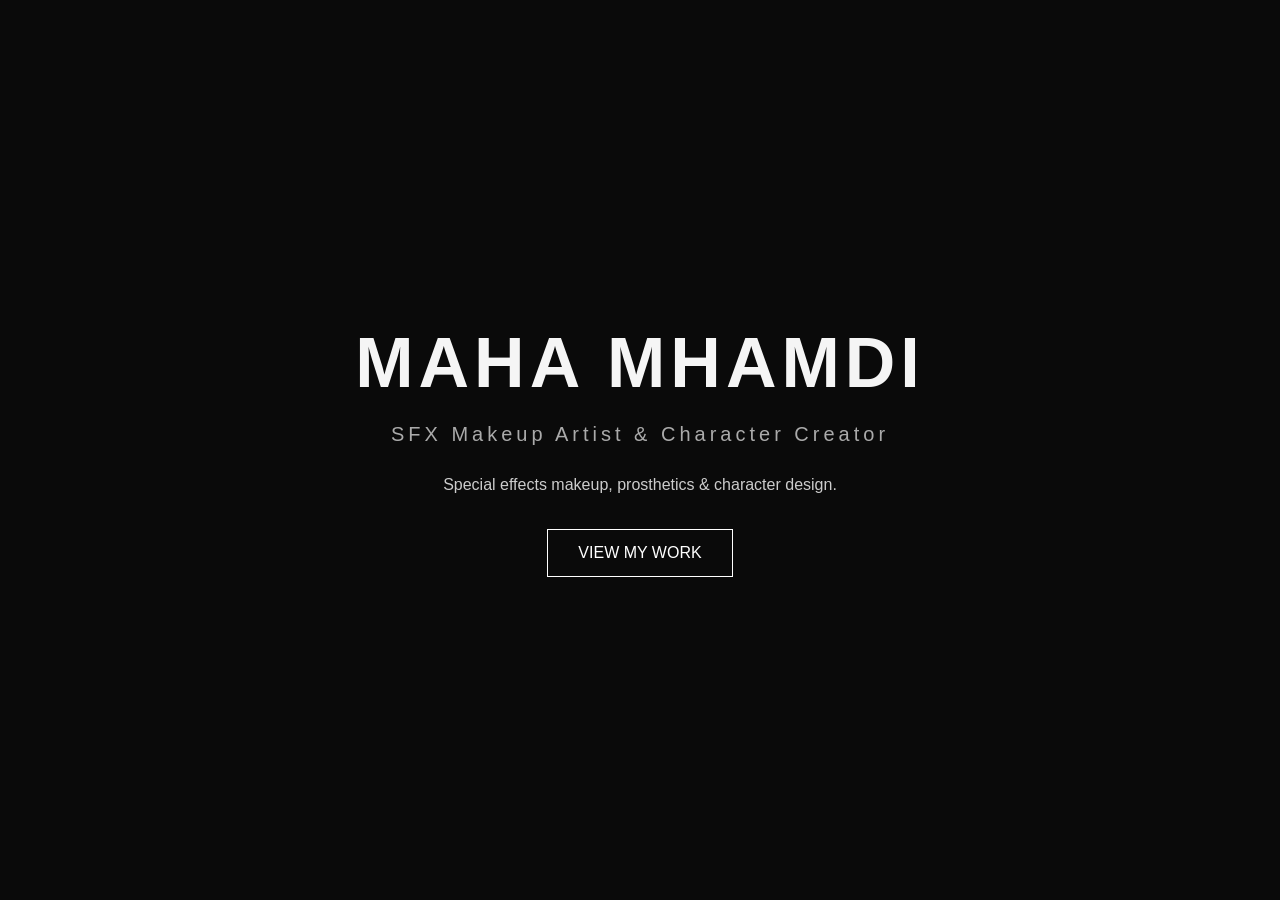
<file: INDEX.HTML>
<!DOCTYPE html>
<html lang="en">
<head>
  <meta charset="UTF-8">
  <meta name="viewport" content="width=device-width, initial-scale=1.0">
  <title>Maha Mhamdi | SFX Makeup Artist</title>

  <style>
    * {
      margin: 0;
      padding: 0;
      box-sizing: border-box;
    }

    body {
      background: #0a0a0a;
      color: #f5f5f5;
      font-family: Arial, sans-serif;
    }

    header {
      min-height: 100vh;
      display: flex;
      align-items: center;
      justify-content: center;
      text-align: center;
      padding: 40px 20px;
    }

    h1 {
      font-size: 70px;
      letter-spacing: 5px;
      text-transform: uppercase;
    }

    .subtitle {
      margin-top: 20px;
      font-size: 20px;
      letter-spacing: 4px;
      color: #aaa;
    }

    .intro {
      margin-top: 30px;
      color: #ccc;
      font-size: 16px;
    }

    .button {
      display: inline-block;
      margin-top: 35px;
      padding: 14px 30px;
      border: 1px solid #fff;
      color: #fff;
      text-decoration: none;
      transition: 0.3s;
    }

    .button:hover {
      background: #fff;
      color: #000;
    }
  </style>
</head>

<body>

  <header>
    <div>
      <h1>Maha Mhamdi</h1>

      <p class="subtitle">SFX Makeup Artist & Character Creator</p>

      <p class="intro">
        Special effects makeup, prosthetics & character design.
      </p>

      <a href="#portfolio" class="button">VIEW MY WORK</a>
    </div>
  </header>

</body>
</html>
</file>
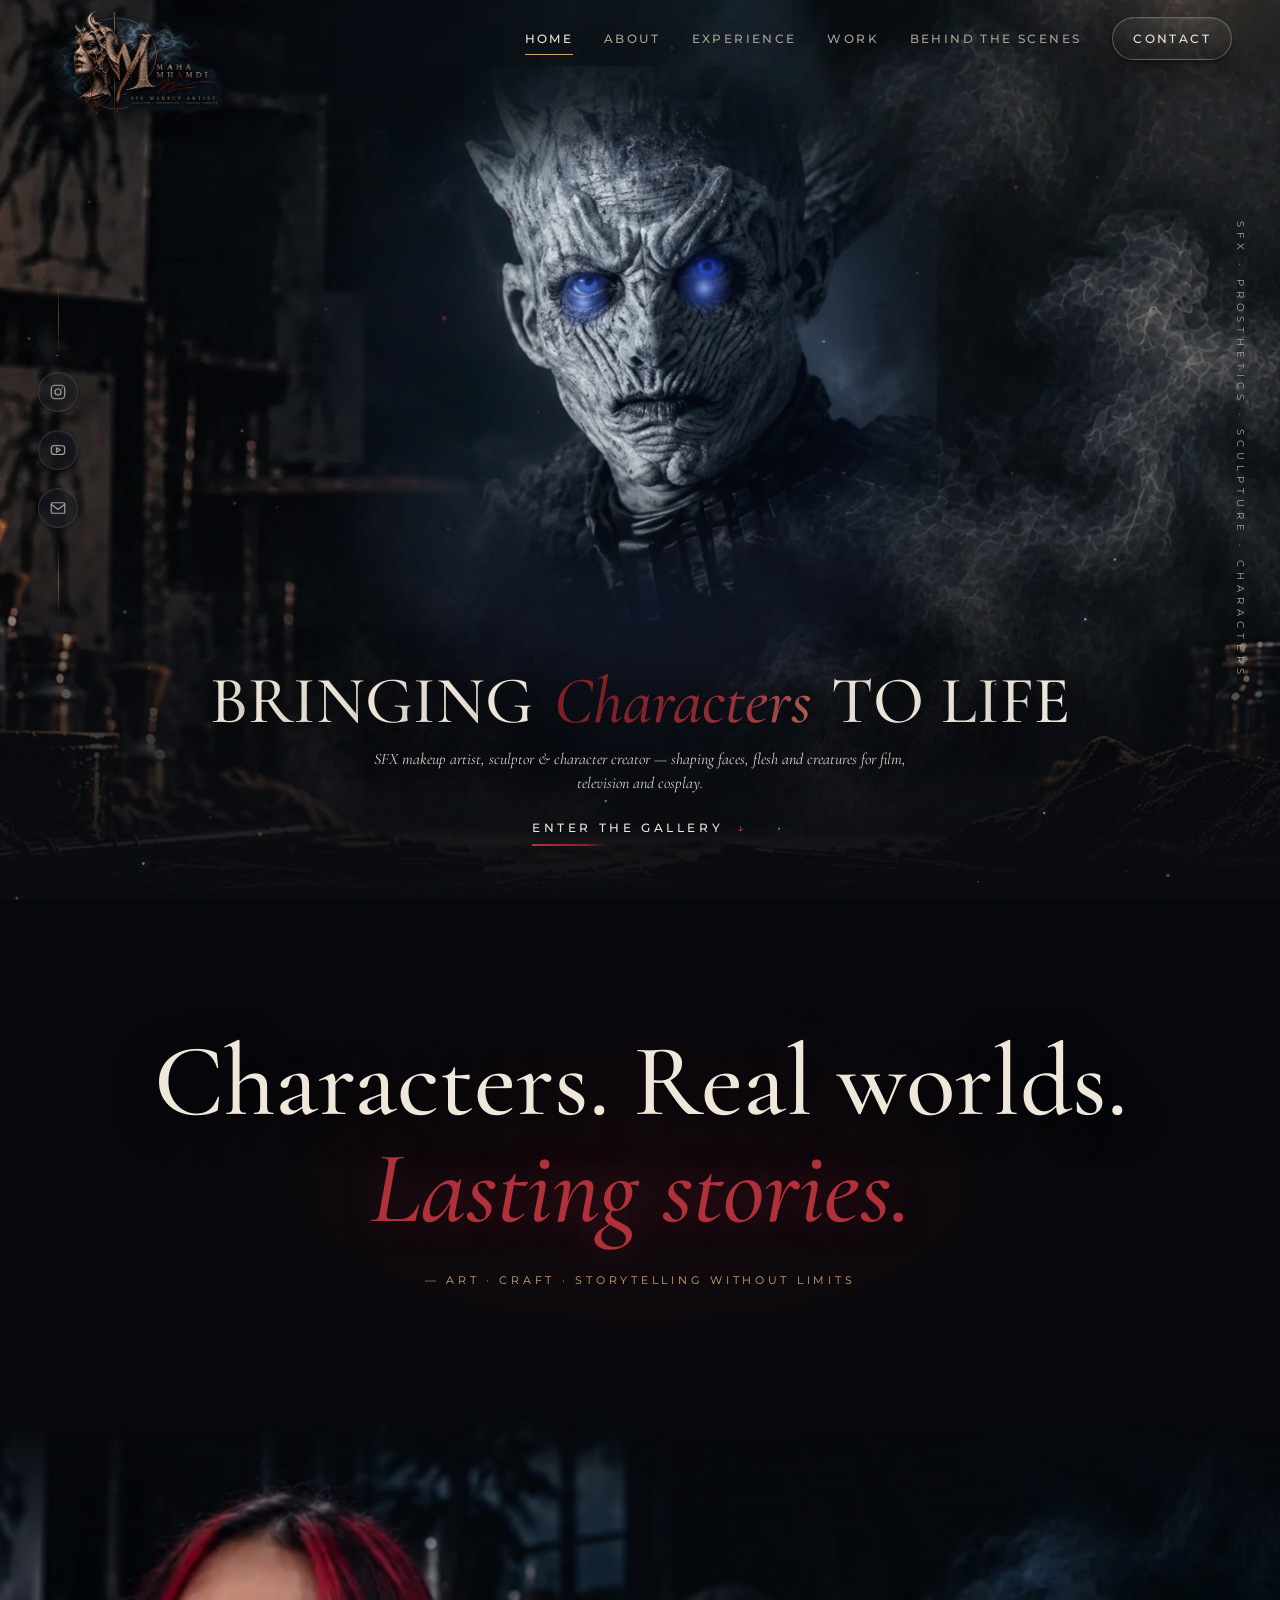
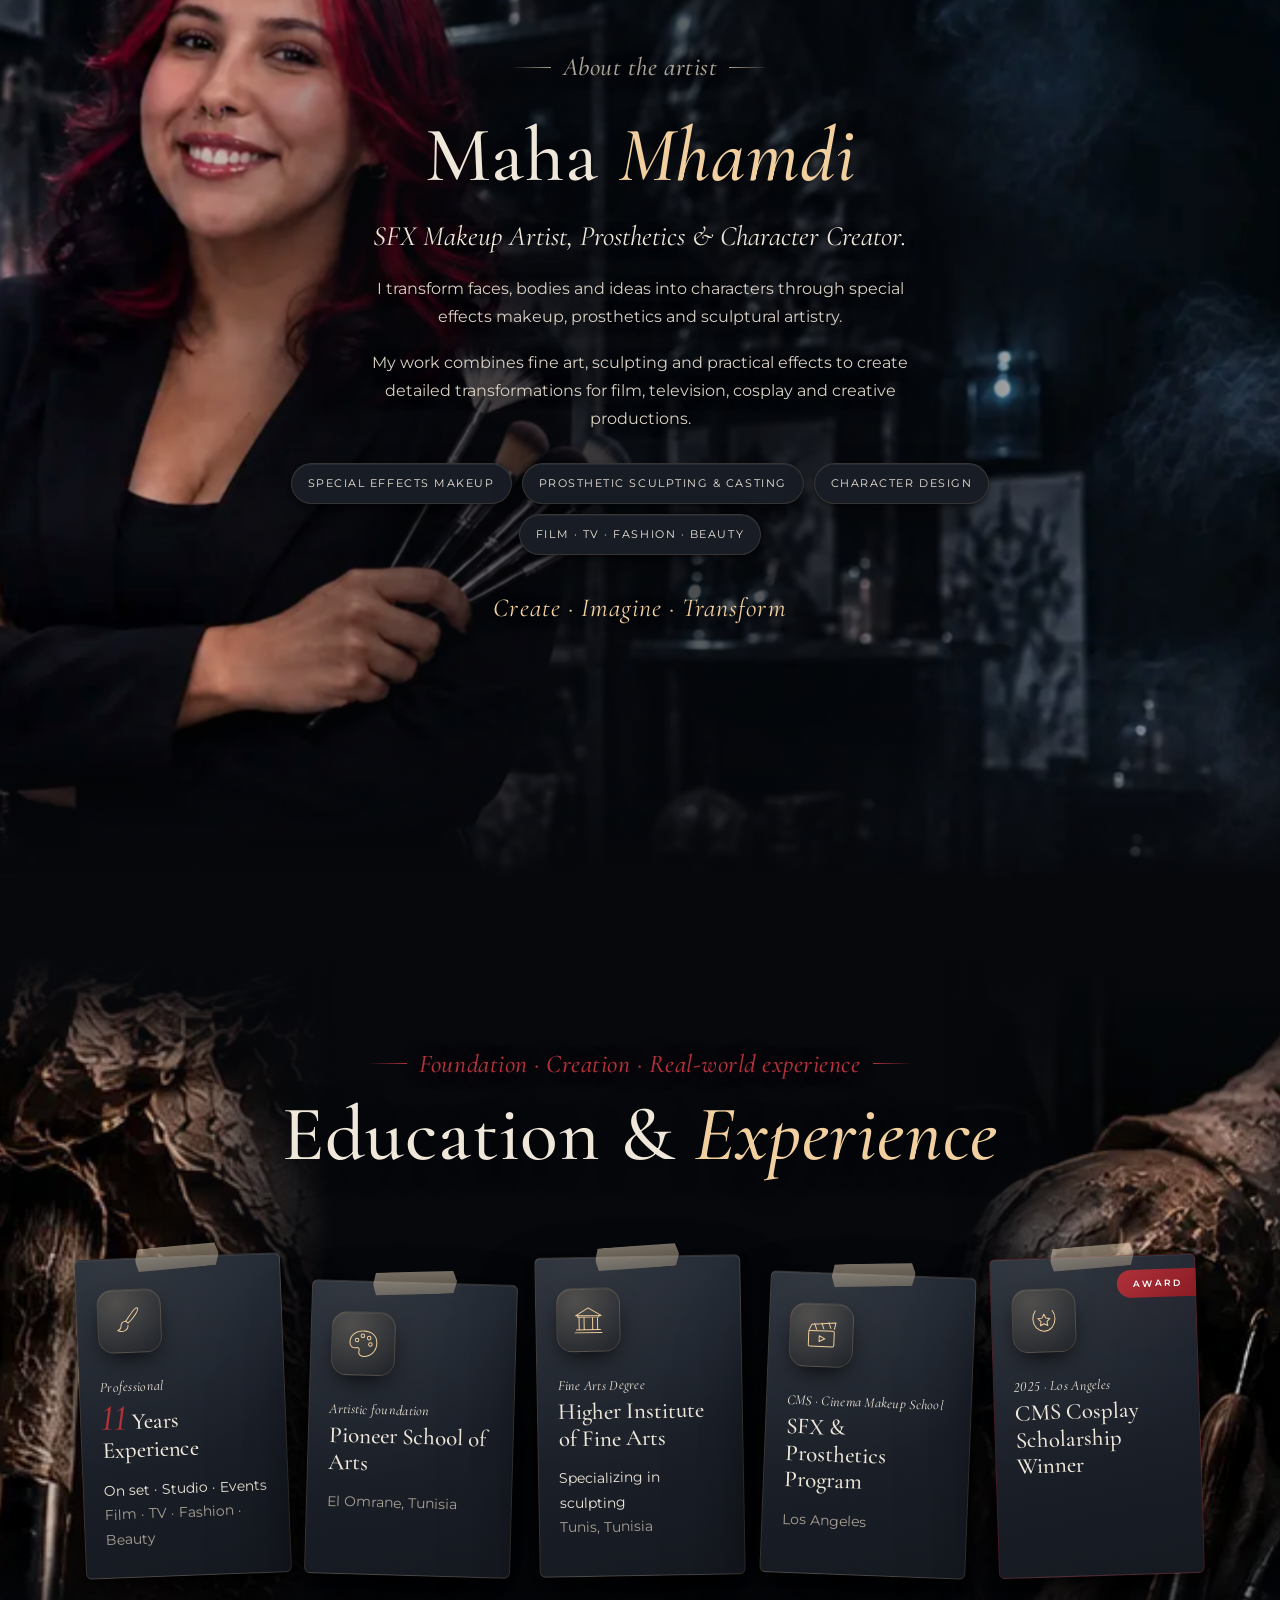
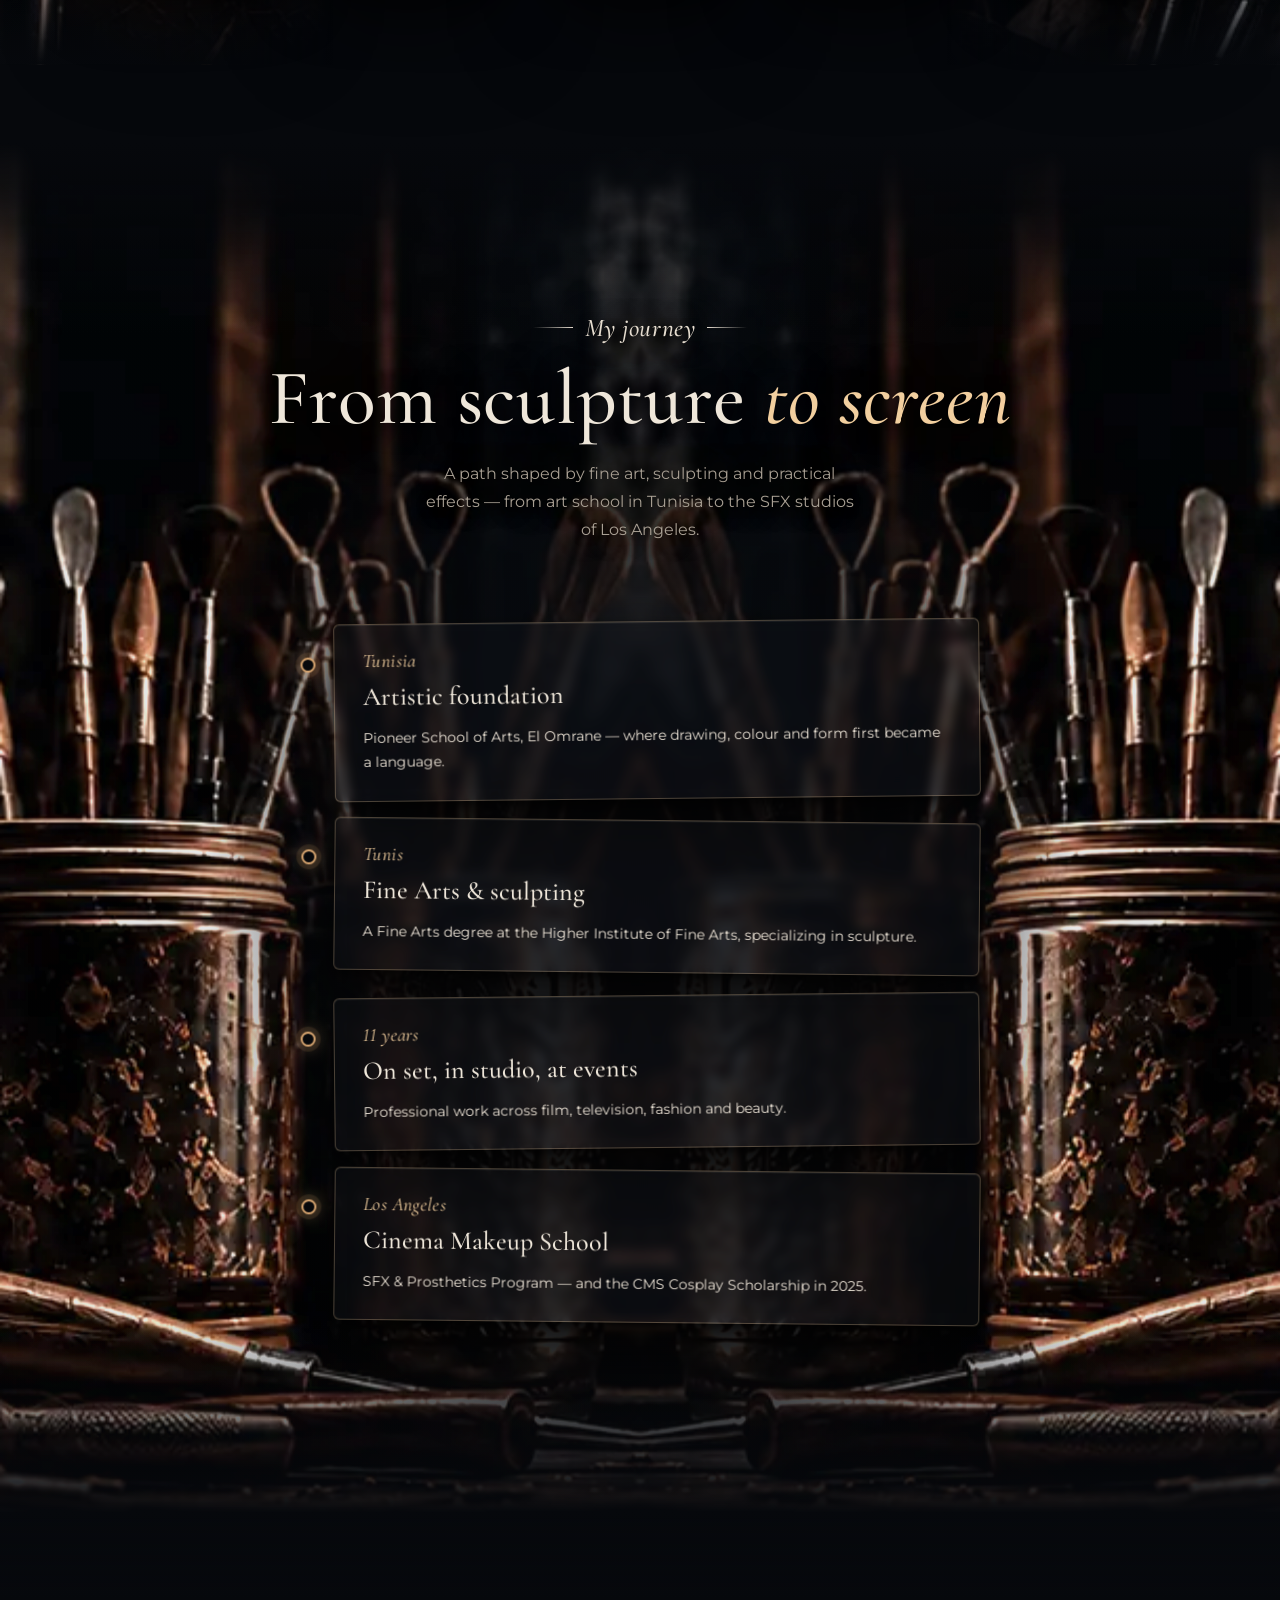
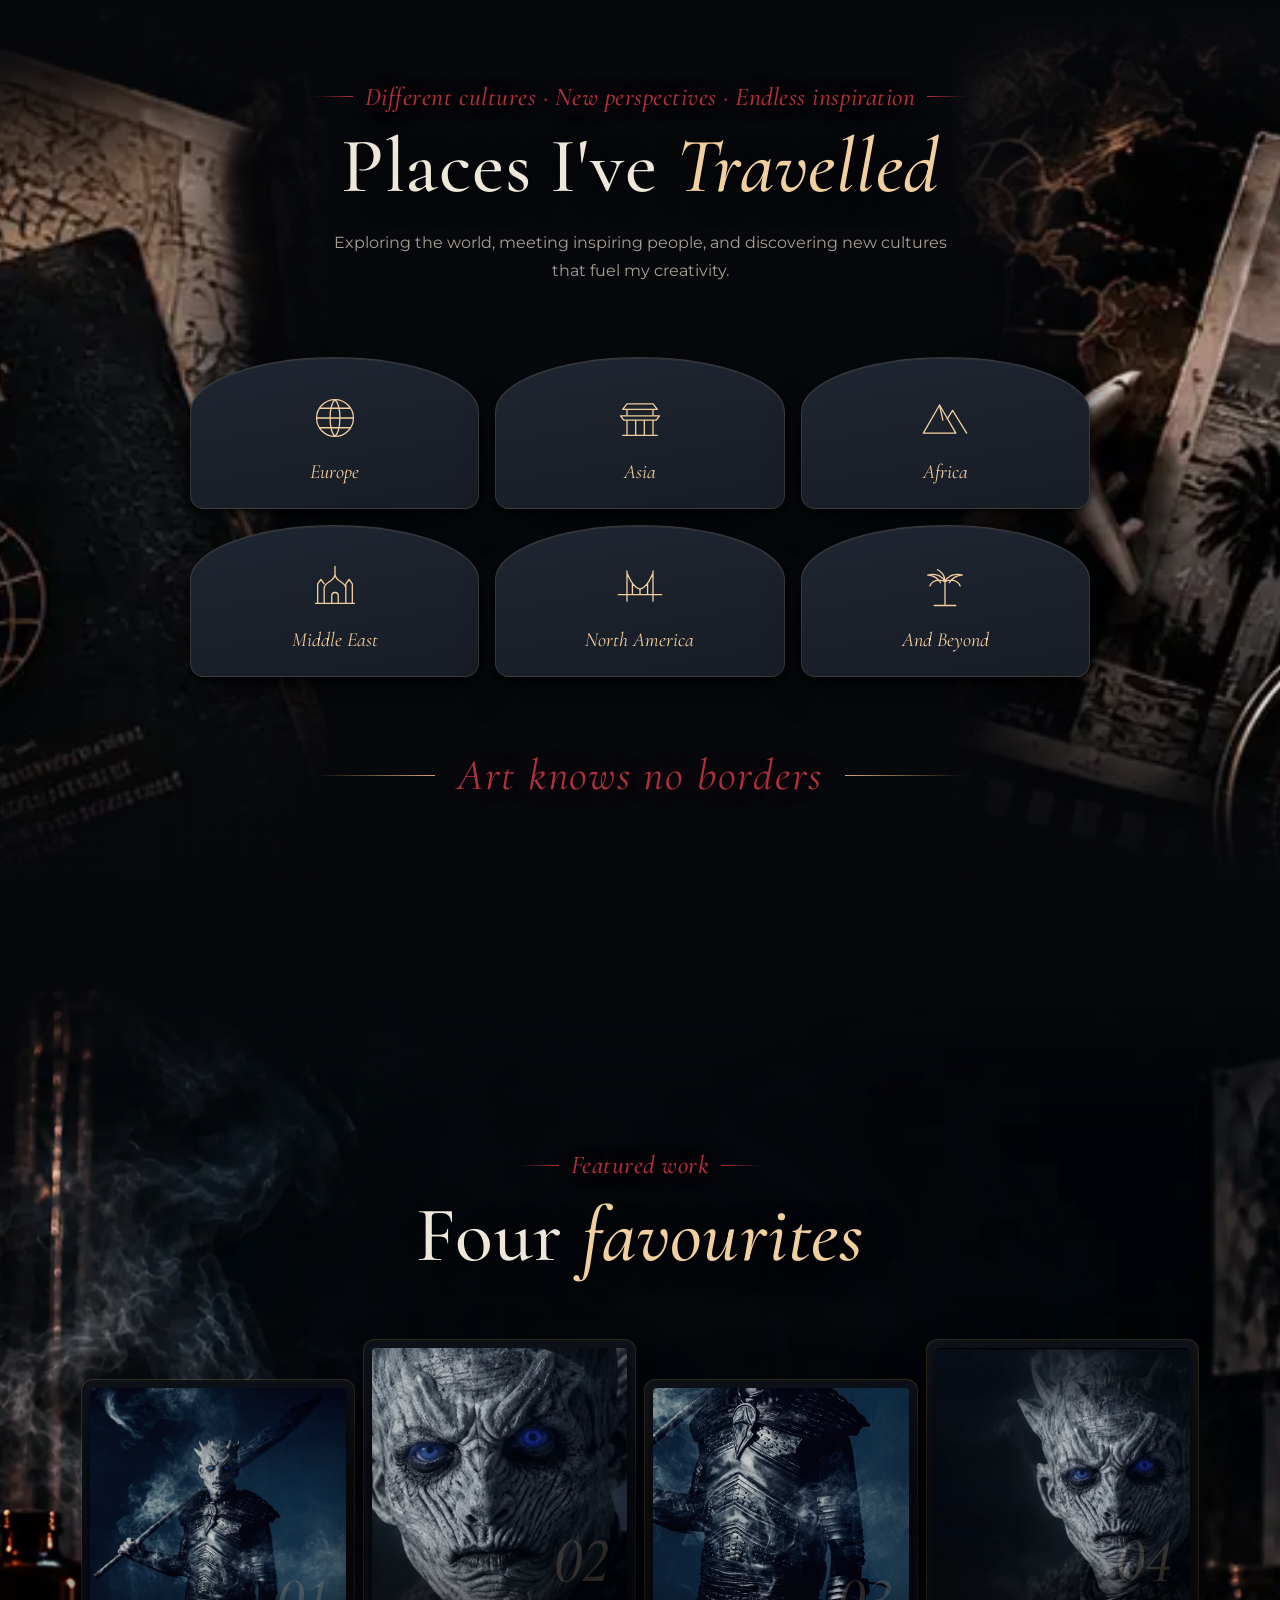
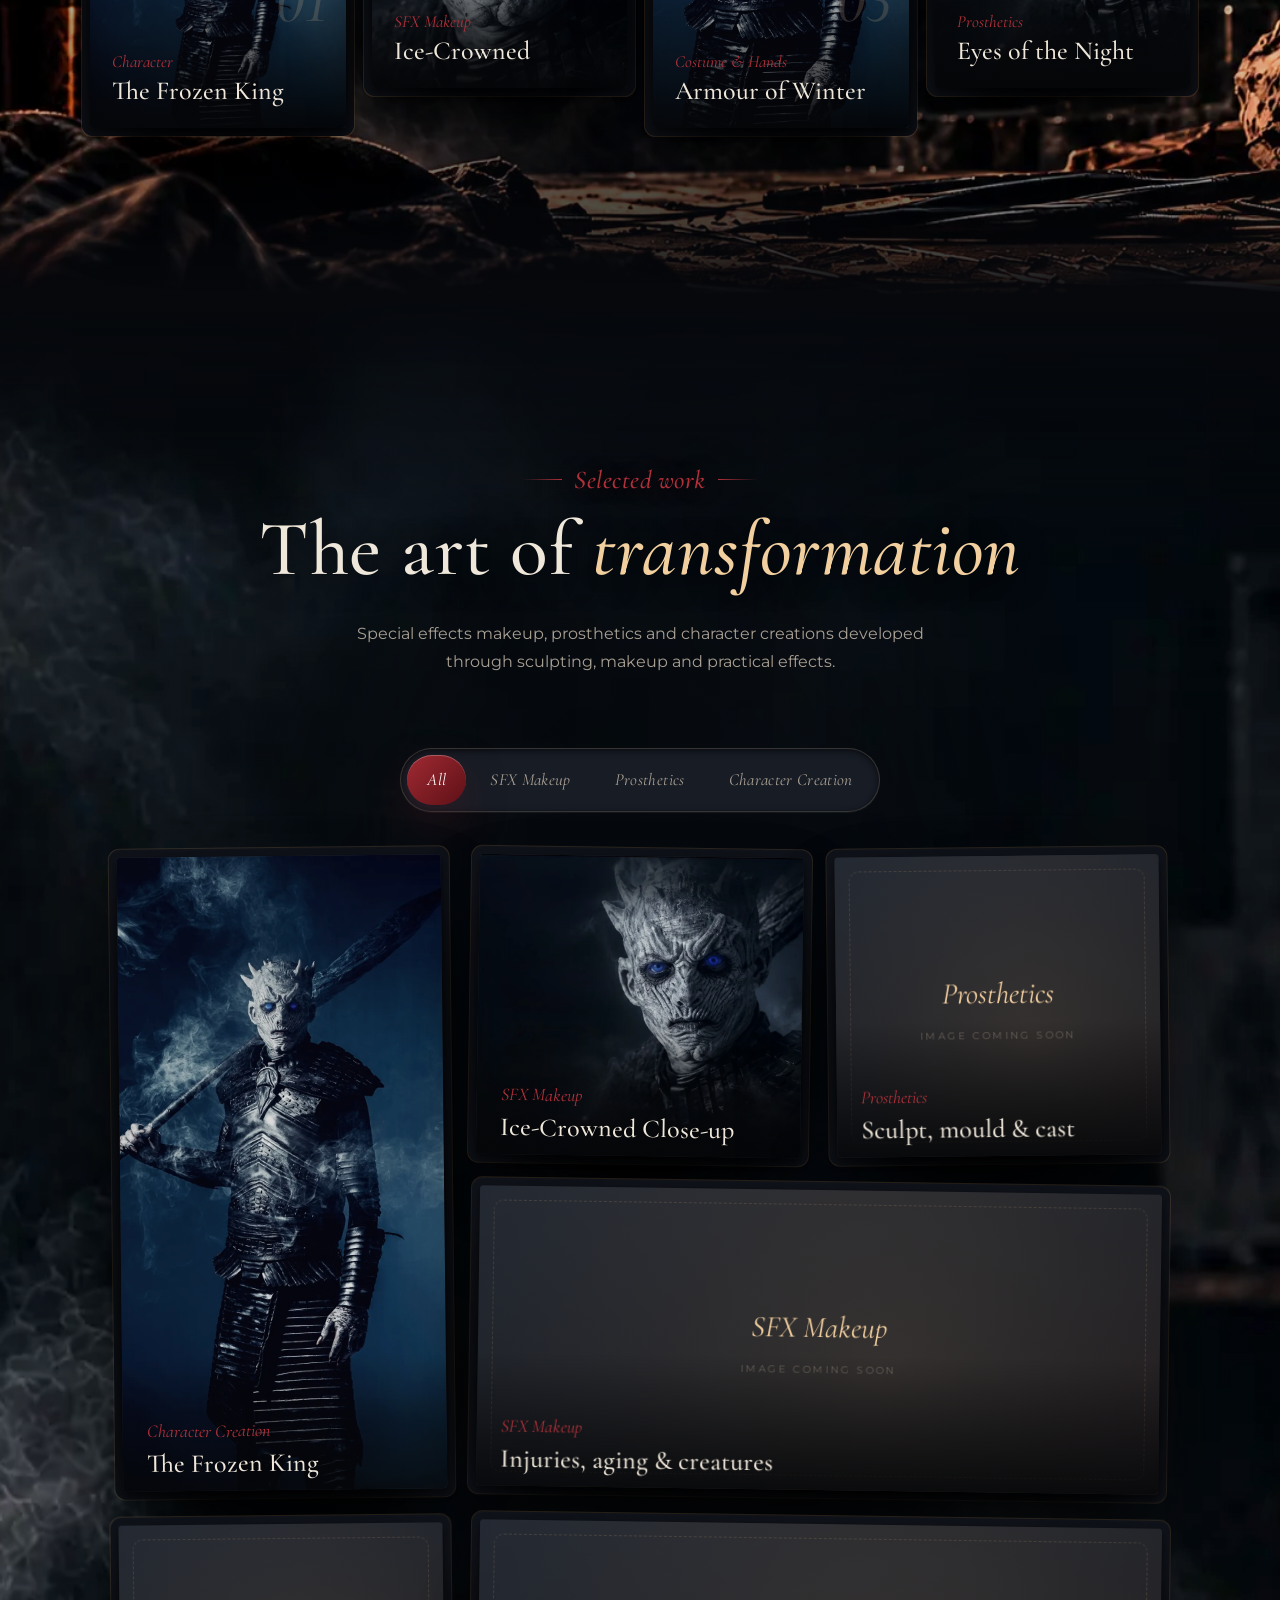
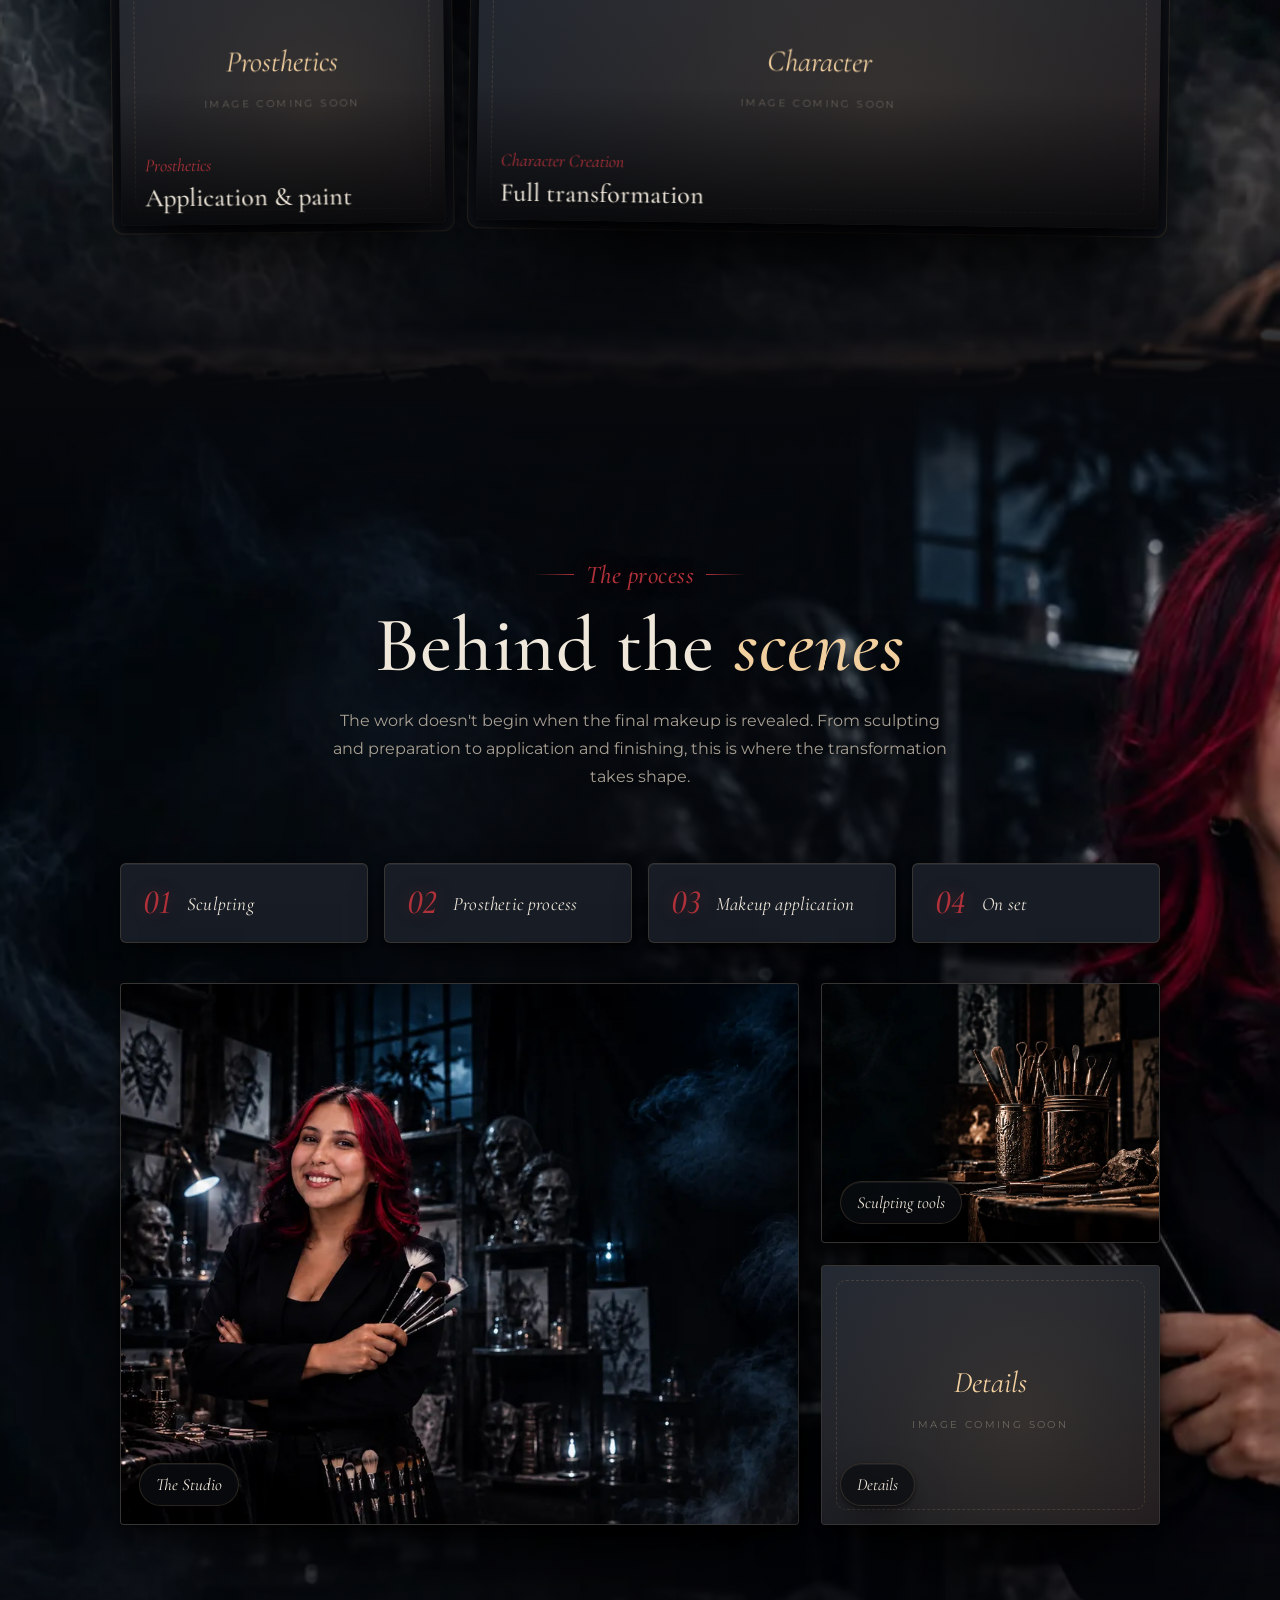
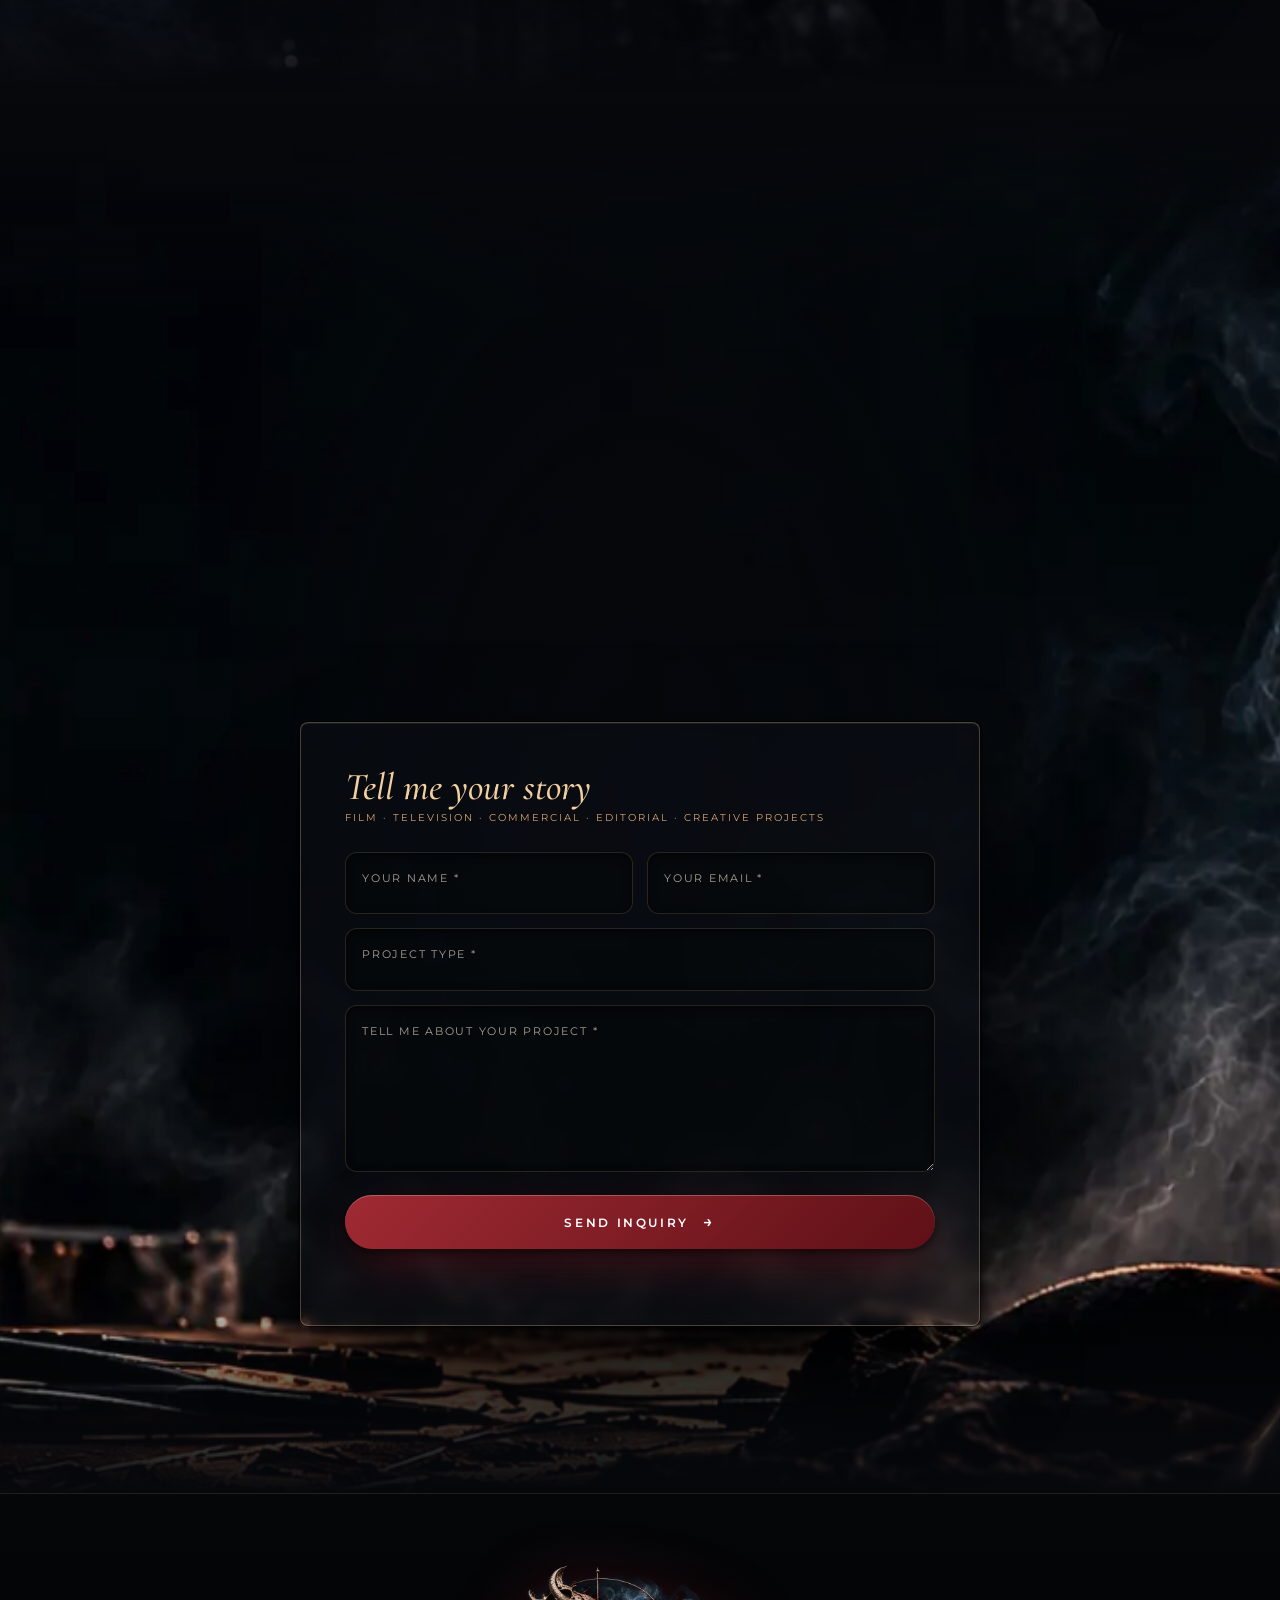
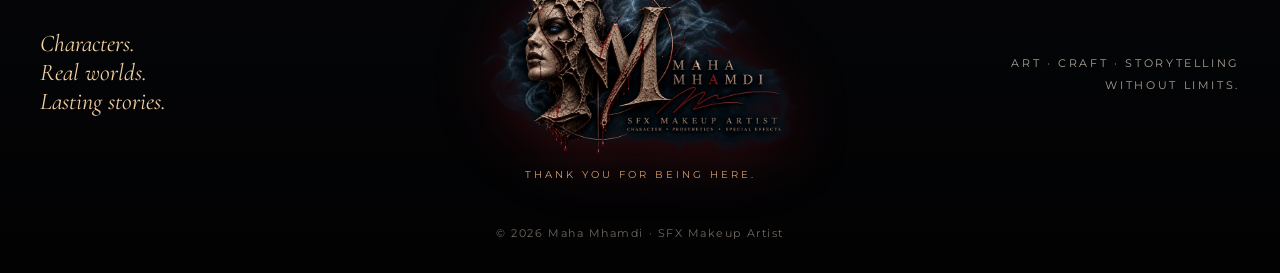
<file: index.html>
<!DOCTYPE html>
<html lang="en">
<head>
<meta charset="UTF-8">
<meta name="viewport" content="width=device-width, initial-scale=1.0">
<title>Maha Mhamdi | SFX Makeup Artist</title>
<meta name="description" content="Maha Mhamdi — SFX makeup artist, prosthetics and character creator for film, TV, cosplay and creative productions.">
<meta name="theme-color" content="#07080b">
<link rel="icon" type="image/png" href="assets/favicon.png">

<link rel="preconnect" href="https://fonts.googleapis.com">
<link rel="preconnect" href="https://fonts.gstatic.com" crossorigin>
<link href="https://fonts.googleapis.com/css2?family=Cormorant+Garamond:ital,wght@0,400;0,500;0,600;1,400;1,500&family=Montserrat:wght@300;400;500;600&display=swap" rel="stylesheet">
<link rel="preload" as="image" href="assets/hero-face.webp">
<link rel="stylesheet" href="assets/styles.css">
</head>

<body>

<a class="skip-link" href="#main">Skip to content</a>
<div class="scroll-progress" aria-hidden="true"><span></span></div>

<!-- ================= NAVIGATION ================= -->
<header class="site-header">
  <a href="#home" class="brand" aria-label="Maha Mhamdi — home">
    <img src="assets/logo-sm.webp" alt="Maha Mhamdi — SFX Makeup Artist" width="420" height="253">
  </a>

  <nav class="nav" aria-label="Main">
    <a href="#home" class="active">Home</a>
    <a href="#about">About</a>
    <a href="#experience">Experience</a>
    <a href="#work">Work</a>
    <a href="#behind">Behind the Scenes</a>
    <a href="#contact" class="nav-cta">Contact</a>
  </nav>

  <button class="menu-toggle" aria-label="Open menu" aria-expanded="false">
    <span></span><span></span>
  </button>
</header>

<main id="main">

<!-- ================= HERO ================= -->
<section class="hero" id="home">
  <div class="world w-studio" data-parallax="-0.05" aria-hidden="true"></div>
  <canvas class="hero-embers" aria-hidden="true"></canvas>
  <div class="hero-glow" aria-hidden="true"></div>

  <div class="hero-media" data-parallax="0.15">
    <div class="hero-face">
      <img src="assets/hero-face.webp" alt="Close-up of a horned, ice-cracked creature face with glowing blue eyes, created by Maha Mhamdi" width="966" height="801">
      <span class="eye eye-l" aria-hidden="true"></span>
      <span class="eye eye-r" aria-hidden="true"></span>
    </div>
  </div>

  <div class="hero-inner">
    <h1 class="hero-title" aria-label="Bringing characters to life">
      <span class="line"><span class="split">Bringing</span></span>
      <span class="line line-accent"><span class="accent">Characters</span></span>
      <span class="line"><span class="split">to Life</span></span>
    </h1>

    <p class="hero-intro reveal" style="--d:.9s">
      SFX makeup artist, sculptor &amp; character creator —
      shaping faces, flesh and creatures for film, television and cosplay.
    </p>

    <div class="hero-actions reveal" style="--d:1.05s">
      <a href="#work" class="ink-link"><span>Enter the gallery</span><i aria-hidden="true">↓</i></a>
    </div>
  </div>

  <p class="hero-vertical" aria-hidden="true">SFX · Prosthetics · Sculpture · Characters</p>

  <div class="hero-social" aria-label="Social links">
    <span class="rule"></span>
    <a href="#" aria-label="Instagram" data-social="instagram">
      <svg viewBox="0 0 24 24"><rect x="3" y="3" width="18" height="18" rx="5"/><circle cx="12" cy="12" r="4"/><circle cx="17.5" cy="6.5" r=".9" fill="currentColor" stroke="none"/></svg>
    </a>
    <a href="#" aria-label="YouTube" data-social="youtube">
      <svg viewBox="0 0 24 24"><path d="M21 12s0-4-1-5-4-1-8-1-7 0-8 1-1 5-1 5 0 4 1 5 4 1 8 1 7 0 8-1 1-5 1-5z"/><path d="M10 9l5 3-5 3z"/></svg>
    </a>
    <a href="#contact" aria-label="Email">
      <svg viewBox="0 0 24 24"><rect x="3" y="5" width="18" height="14" rx="1.5"/><path d="M3 7l9 7 9-7"/></svg>
    </a>
    <span class="rule"></span>
  </div>

  <a href="#about" class="scroll-cue" aria-label="Scroll to About">
    <span>Scroll</span><i></i>
  </a>
</section>

<!-- ================= STATEMENT ================= -->
<section class="statement" aria-label="Artist statement">
  <p class="statement-text">
    <span class="w">Characters.</span>
    <span class="w">Real</span> <span class="w">worlds.</span>
    <span class="w accent">Lasting</span> <span class="w accent">stories.</span>
  </p>
  <p class="statement-sign reveal">— art · craft · storytelling without limits</p>
</section>


<!-- ================= ABOUT ================= -->
<section class="about section" id="about">
  <div class="world w-maha" data-parallax="-0.08" aria-hidden="true"></div>
  <div class="container about-grid">

    <div class="about-copy">
      <p class="section-label reveal">About the artist</p>
      <h2 class="section-title reveal" style="--d:.08s">Maha <em>Mhamdi</em></h2>
      <p class="lead reveal" style="--d:.16s">SFX Makeup Artist, Prosthetics &amp; Character Creator.</p>
      <p class="reveal" style="--d:.24s">
        I transform faces, bodies and ideas into characters through special
        effects makeup, prosthetics and sculptural artistry.
      </p>
      <p class="reveal" style="--d:.32s">
        My work combines fine art, sculpting and practical effects to create
        detailed transformations for film, television, cosplay and creative productions.
      </p>

      <ul class="skill-list reveal" style="--d:.4s">
        <li>Special Effects Makeup</li>
        <li>Prosthetic Sculpting &amp; Casting</li>
        <li>Character Design</li>
        <li>Film · TV · Fashion · Beauty</li>
      </ul>

      <p class="signature reveal" style="--d:.48s">Create · Imagine · Transform</p>
    </div>
  </div>
</section>

<!-- ================= EDUCATION & EXPERIENCE ================= -->
<section class="experience section" id="experience">
  <div class="side side-l s-sculpt" aria-hidden="true"></div>
  <div class="side side-r s-zombie" aria-hidden="true"></div>
  <div class="container">
    <header class="section-head center">
      <p class="section-label reveal">Foundation · Creation · Real-world experience</p>
      <h2 class="section-title reveal" style="--d:.08s">Education &amp; <em>Experience</em></h2>
    </header>

    <div class="exp-grid">
      <article class="exp-card spotlight reveal" style="--d:.0s">
        <div class="exp-icon" aria-hidden="true">
          <svg viewBox="0 0 48 48"><path d="M36 6c3 3-9 17-14 21l-3-3C23 19 33 3 36 6z"/><path d="M19 24c-4 0-7 3-7 7 0 3-2 5-5 6 6 3 15 1 15-7"/></svg>
        </div>
        <p class="exp-kicker">Professional</p>
        <h3><span class="big" data-count="11">0</span> Years Experience</h3>
        <p>On set · Studio · Events</p>
        <p class="muted">Film · TV · Fashion · Beauty</p>
      </article>

      <article class="exp-card spotlight reveal" style="--d:.08s">
        <div class="exp-icon" aria-hidden="true">
          <svg viewBox="0 0 48 48"><path d="M24 6C13 6 5 13 5 22c0 7 5 9 9 8 4-1 5 2 4 5-1 4 2 7 7 7 10 0 18-8 18-19S35 6 24 6z"/><circle cx="15" cy="19" r="2.5"/><circle cx="23" cy="13" r="2.5"/><circle cx="32" cy="16" r="2.5"/><circle cx="34" cy="25" r="2.5"/></svg>
        </div>
        <p class="exp-kicker">Artistic foundation</p>
        <h3>Pioneer School of Arts</h3>
        <p class="muted">El Omrane, Tunisia</p>
      </article>

      <article class="exp-card spotlight reveal" style="--d:.16s">
        <div class="exp-icon" aria-hidden="true">
          <svg viewBox="0 0 48 48"><path d="M6 18L24 7l18 11z"/><path d="M9 18v2h30v-2M11 21v16M18 21v16M30 21v16M37 21v16M7 38h34M5 42h38"/></svg>
        </div>
        <p class="exp-kicker">Fine Arts Degree</p>
        <h3>Higher Institute of Fine Arts</h3>
        <p>Specializing in sculpting</p>
        <p class="muted">Tunis, Tunisia</p>
      </article>

      <article class="exp-card spotlight reveal" style="--d:.24s">
        <div class="exp-icon" aria-hidden="true">
          <svg viewBox="0 0 48 48"><rect x="6" y="18" width="36" height="22" rx="2"/><path d="M6 18l4-9 34-3-2 9M14 8l3 8M24 7l3 8M34 6l3 8"/><path d="M21 25l8 4-8 4z"/></svg>
        </div>
        <p class="exp-kicker">CMS · Cinema Makeup School</p>
        <h3>SFX &amp; Prosthetics Program</h3>
        <p class="muted">Los Angeles</p>
      </article>

      <article class="exp-card exp-card--award spotlight reveal" style="--d:.32s">
        <div class="exp-icon" aria-hidden="true">
          <svg viewBox="0 0 48 48"><path d="M24 15l2.6 5.4 5.9.8-4.3 4.1 1 5.8L24 28.4l-5.2 2.7 1-5.8-4.3-4.1 5.9-.8z"/><path d="M12 10c-5 7-5 17 1 24M36 10c5 7 5 17-1 24M13 34c3 3 7 5 11 5s8-2 11-5"/></svg>
        </div>
        <p class="exp-kicker">2025 · Los Angeles</p>
        <h3>CMS Cosplay Scholarship Winner</h3>
        <span class="award-ribbon">Award</span>
      </article>
    </div>
  </div>
</section>

<!-- ================= JOURNEY ================= -->
<section class="journey section" id="journey">
  <div class="journey-bg" data-parallax="-0.12" aria-hidden="true"></div>
  <div class="container journey-grid">
    <header class="journey-head">
      <p class="section-label reveal">My journey</p>
      <h2 class="section-title reveal" style="--d:.08s">From sculpture <em>to screen</em></h2>
      <p class="reveal" style="--d:.16s">
        A path shaped by fine art, sculpting and practical effects —
        from art school in Tunisia to the SFX studios of Los Angeles.
      </p>
    </header>

    <ol class="timeline">
      <li class="reveal-side">
        <span class="t-dot"></span>
        <p class="t-meta">Tunisia</p>
        <h3>Artistic foundation</h3>
        <p>Pioneer School of Arts, El Omrane — where drawing, colour and form first became a language.</p>
      </li>
      <li class="reveal-side">
        <span class="t-dot"></span>
        <p class="t-meta">Tunis</p>
        <h3>Fine Arts &amp; sculpting</h3>
        <p>A Fine Arts degree at the Higher Institute of Fine Arts, specializing in sculpture.</p>
      </li>
      <li class="reveal-side">
        <span class="t-dot"></span>
        <p class="t-meta">11 years</p>
        <h3>On set, in studio, at events</h3>
        <p>Professional work across film, television, fashion and beauty.</p>
      </li>
      <li class="reveal-side">
        <span class="t-dot"></span>
        <p class="t-meta">Los Angeles</p>
        <h3>Cinema Makeup School</h3>
        <p>SFX &amp; Prosthetics Program — and the CMS Cosplay Scholarship in 2025.</p>
      </li>
    </ol>
  </div>
</section>

<!-- ================= TRAVEL ================= -->
<section class="travel section" id="travel">
  <div class="side side-l s-passport" aria-hidden="true"></div>
  <div class="side side-r s-globe" aria-hidden="true"></div>
  <div class="container">
    <header class="section-head center">
      <p class="section-label reveal">Different cultures · New perspectives · Endless inspiration</p>
      <h2 class="section-title reveal" style="--d:.08s">Places I've <em>Travelled</em></h2>
      <p class="section-sub reveal" style="--d:.16s">Exploring the world, meeting inspiring people, and discovering new cultures that fuel my creativity.</p>
    </header>

    <ul class="travel-grid">
      <li class="travel-card reveal" style="--d:0s">
        <svg viewBox="0 0 48 48" aria-hidden="true"><circle cx="24" cy="24" r="17"/><path d="M7 24h34M24 7c-6 6-6 28 0 34M24 7c6 6 6 28 0 34M10 15h28M10 33h28"/></svg>
        <span>Europe</span>
      </li>
      <li class="travel-card reveal" style="--d:.06s">
        <svg viewBox="0 0 48 48" aria-hidden="true"><path d="M8 16h32l-4-5H12zM12 16v6h24v-6M6 22h36l-3 4H9zM12 26v14M36 26v14M20 26v14M28 26v14M8 40h32"/></svg>
        <span>Asia</span>
      </li>
      <li class="travel-card reveal" style="--d:.12s">
        <svg viewBox="0 0 48 48" aria-hidden="true"><path d="M4 38L19 12l15 26zM26 25l5-8 13 21M19 12l3 14"/></svg>
        <span>Africa</span>
      </li>
      <li class="travel-card reveal" style="--d:.18s">
        <svg viewBox="0 0 48 48" aria-hidden="true"><path d="M14 40V26c0-6 10-6 10-13 0 7 10 7 10 13v14M24 6v7M8 40V22l3-4 3 4M34 40V22l3-4 3 4v18M6 40h36M21 40v-7a3 3 0 016 0v7"/></svg>
        <span>Middle East</span>
      </li>
      <li class="travel-card reveal" style="--d:.24s">
        <svg viewBox="0 0 48 48" aria-hidden="true"><path d="M12 10v28M36 10v28M4 32h40M12 12c4 10 8 14 12 15 4-1 8-5 12-15M17 22v10M24 27v5M31 22v10"/></svg>
        <span>North America</span>
      </li>
      <li class="travel-card reveal" style="--d:.3s">
        <svg viewBox="0 0 48 48" aria-hidden="true"><path d="M24 42V20M24 20c-3-6-10-8-16-6 5 0 10 3 12 7M24 20c3-6 10-8 16-6-5 0-10 3-12 7M24 20c-6-3-12-1-14 4M24 20c6-3 12-1 14 4M24 20c0-5-3-9-7-11M14 42h20"/></svg>
        <span>And Beyond</span>
      </li>
    </ul>

    <p class="borders reveal"><span></span>Art knows no borders<span></span></p>
  </div>
</section>

<!-- ================= FEATURED WORK ================= -->
<section class="featured section" id="featured">
  <div class="world w-atelier-flip" data-parallax="-0.08" aria-hidden="true"></div>
  <div class="container">
    <header class="section-head center">
      <p class="section-label reveal">Featured work</p>
      <h2 class="section-title reveal" style="--d:.08s">Four <em>favourites</em></h2>
    </header>

    <div class="featured-grid">
      <figure class="feat reveal">
        <button class="feat-open" data-lightbox="assets/hero.webp" aria-label="Open image: The Frozen King, full figure">
          <img src="assets/hero.webp" alt="Full-body ice creature character in dark armour holding a spear" loading="lazy" width="1100" height="1650">
        </button>
        <figcaption><b>01</b><span>Character</span><h3>The Frozen King</h3></figcaption>
      </figure>
      <figure class="feat reveal" style="--d:.1s">
        <button class="feat-open" data-lightbox="assets/hero-face.webp" aria-label="Open image: Ice-crowned face close-up">
          <img src="assets/feat-skin.webp" alt="Close-up of cracked, icy prosthetic skin and glowing blue eyes" loading="lazy" width="390" height="490">
        </button>
        <figcaption><b>02</b><span>SFX Makeup</span><h3>Ice-Crowned</h3></figcaption>
      </figure>
      <figure class="feat reveal" style="--d:.2s">
        <button class="feat-open" data-lightbox="assets/feat-armour.webp" aria-label="Open image: armour and hands detail">
          <img src="assets/feat-armour.webp" alt="Detail of layered dark armour and a pale creature hand" loading="lazy" width="800" height="1000">
        </button>
        <figcaption><b>03</b><span>Costume &amp; Hands</span><h3>Armour of Winter</h3></figcaption>
      </figure>
      <figure class="feat reveal" style="--d:.3s">
        <button class="feat-open" data-lightbox="assets/character-closeup.webp" aria-label="Open image: creature portrait">
          <img src="assets/character-closeup.webp" alt="Portrait of the horned ice creature with glowing eyes in mist" loading="lazy" width="974" height="809">
        </button>
        <figcaption><b>04</b><span>Prosthetics</span><h3>Eyes of the Night</h3></figcaption>
      </figure>
    </div>
  </div>
</section>

<!-- ================= WORK ================= -->
<section class="work section" id="work">
  <div class="world w-studio-flip" data-parallax="-0.08" aria-hidden="true"></div>
  <div class="container">
    <header class="section-head work-head">
      <div>
        <p class="section-label reveal">Selected work</p>
        <h2 class="section-title reveal" style="--d:.08s">The art of <em>transformation</em></h2>
      </div>
      <p class="section-sub reveal" style="--d:.16s">
        Special effects makeup, prosthetics and character creations developed
        through sculpting, makeup and practical effects.
      </p>
    </header>

    <div class="filters reveal" role="tablist" aria-label="Filter work">
      <button class="filter active" data-filter="all" role="tab" aria-selected="true">All</button>
      <button class="filter" data-filter="sfx" role="tab" aria-selected="false">SFX Makeup</button>
      <button class="filter" data-filter="prosthetics" role="tab" aria-selected="false">Prosthetics</button>
      <button class="filter" data-filter="character" role="tab" aria-selected="false">Character Creation</button>
      <span class="filter-indicator" aria-hidden="true"></span>
    </div>

    <!--
      To add a project: copy a <figure class="work-item">, set data-cat to
      sfx / prosthetics / character, and replace the .placeholder div with
      <img src="assets/your-image.webp" alt="Describe the look" loading="lazy">
    -->
    <div class="work-grid">
      <figure class="work-item tall reveal" data-cat="character">
        <button class="work-open" data-lightbox="assets/hero.webp" aria-label="Open image: ice creature character">
          <img src="assets/hero.webp" alt="Full-body ice creature character with armour and weapon" loading="lazy" width="1100" height="1650">
        </button>
        <figcaption><span>Character Creation</span><h3>The Frozen King</h3></figcaption>
      </figure>

      <figure class="work-item reveal" data-cat="sfx" style="--d:.08s">
        <button class="work-open" data-lightbox="assets/character-closeup.webp" aria-label="Open image: close-up of prosthetic face">
          <img src="assets/character-closeup.webp" alt="Close-up of a textured, horned prosthetic face with glowing blue eyes" loading="lazy" width="974" height="809">
        </button>
        <figcaption><span>SFX Makeup</span><h3>Ice-Crowned Close-up</h3></figcaption>
      </figure>

      <figure class="work-item reveal" data-cat="prosthetics" style="--d:.16s">
        <div class="placeholder"><span>Prosthetics</span><small>Image coming soon</small></div>
        <figcaption><span>Prosthetics</span><h3>Sculpt, mould &amp; cast</h3></figcaption>
      </figure>

      <figure class="work-item wide reveal" data-cat="sfx">
        <div class="placeholder"><span>SFX Makeup</span><small>Image coming soon</small></div>
        <figcaption><span>SFX Makeup</span><h3>Injuries, aging &amp; creatures</h3></figcaption>
      </figure>

      <figure class="work-item reveal" data-cat="prosthetics" style="--d:.08s">
        <div class="placeholder"><span>Prosthetics</span><small>Image coming soon</small></div>
        <figcaption><span>Prosthetics</span><h3>Application &amp; paint</h3></figcaption>
      </figure>

      <figure class="work-item wide reveal" data-cat="character" style="--d:.16s">
        <div class="placeholder"><span>Character</span><small>Image coming soon</small></div>
        <figcaption><span>Character Creation</span><h3>Full transformation</h3></figcaption>
      </figure>
    </div>
  </div>
</section>

<!-- ================= BEHIND THE SCENES ================= -->
<section class="behind section" id="behind">
  <div class="world w-maha-flip" data-parallax="-0.08" aria-hidden="true"></div>
  <div class="container">
    <header class="section-head center">
      <p class="section-label reveal">The process</p>
      <h2 class="section-title reveal" style="--d:.08s">Behind the <em>scenes</em></h2>
      <p class="section-sub reveal" style="--d:.16s">
        The work doesn't begin when the final makeup is revealed. From sculpting
        and preparation to application and finishing, this is where the
        transformation takes shape.
      </p>
    </header>

    <ol class="process">
      <li class="process-step reveal"><b>01</b><span>Sculpting</span></li>
      <li class="process-step reveal" style="--d:.08s"><b>02</b><span>Prosthetic process</span></li>
      <li class="process-step reveal" style="--d:.16s"><b>03</b><span>Makeup application</span></li>
      <li class="process-step reveal" style="--d:.24s"><b>04</b><span>On set</span></li>
    </ol>

    <div class="bts-grid">
      <figure class="bts-item bts-wide reveal">
        <img src="assets/studio-wide.webp" alt="Maha Mhamdi in her studio surrounded by sculpted heads and brushes" loading="lazy" width="1800" height="720">
        <figcaption>The Studio</figcaption>
      </figure>
      <figure class="bts-item reveal" style="--d:.08s">
        <img src="assets/workshop.webp" alt="Sculpting tools and brushes beside a clay sculpture on a workbench" loading="lazy" width="1800" height="806">
        <figcaption>Sculpting tools</figcaption>
      </figure>
      <figure class="bts-item reveal" style="--d:.16s">
        <div class="placeholder"><span>Details</span><small>Image coming soon</small></div>
        <figcaption>Details</figcaption>
      </figure>
    </div>
  </div>
</section>

<!-- ================= CONTACT ================= -->
<section class="contact section" id="contact">
  <div class="contact-bg" data-parallax="-0.1" aria-hidden="true"></div>
  <div class="container contact-grid">
    <div class="contact-copy">
      <p class="section-label reveal">Let's create something</p>
      <h2 class="contact-title reveal" style="--d:.08s">Unforgettable<span>.</span></h2>
      <p class="reveal" style="--d:.16s">
        Have a project in mind? Let's bring your character, story or creative
        vision to life. Available for film, television, commercial, editorial
        and creative productions.
      </p>

      <ul class="contact-links">
        <li class="reveal" style="--d:.2s">
          <a href="#" class="contact-link spotlight" data-contact="email">
            <span class="c-icon"><svg viewBox="0 0 24 24"><rect x="3" y="5" width="18" height="14" rx="1.5"/><path d="M3 7l9 7 9-7"/></svg></span>
            <span><small>Email</small><b data-contact-text="email">your-email@example.com</b></span>
          </a>
        </li>
        <li class="reveal" style="--d:.28s">
          <a href="#" class="contact-link spotlight" data-social="instagram" target="_blank" rel="noopener">
            <span class="c-icon"><svg viewBox="0 0 24 24"><rect x="3" y="3" width="18" height="18" rx="5"/><circle cx="12" cy="12" r="4"/><circle cx="17.5" cy="6.5" r=".9" fill="currentColor" stroke="none"/></svg></span>
            <span><small>Instagram</small><b data-contact-text="instagram">@your-instagram</b></span>
          </a>
        </li>
        <li class="reveal" style="--d:.36s">
          <a href="#" class="contact-link spotlight" data-social="youtube" target="_blank" rel="noopener">
            <span class="c-icon"><svg viewBox="0 0 24 24"><path d="M21 12s0-4-1-5-4-1-8-1-7 0-8 1-1 5-1 5 0 4 1 5 4 1 8 1 7 0 8-1 1-5 1-5z"/><path d="M10 9l5 3-5 3z"/></svg></span>
            <span><small>YouTube</small><b>Maha Mhamdi</b></span>
          </a>
        </li>
      </ul>
    </div>

    <form class="contact-form reveal" style="--d:.2s" novalidate>
      <h3 class="script-title">Tell me your story</h3>
      <p class="form-sub">Film · Television · Commercial · Editorial · Creative projects</p>

      <div class="field-row">
        <label class="field">
          <input type="text" name="name" placeholder=" " required autocomplete="name">
          <span>Your name *</span>
        </label>
        <label class="field">
          <input type="email" name="email" placeholder=" " required autocomplete="email">
          <span>Your email *</span>
        </label>
      </div>

      <label class="field">
        <select name="type" required>
          <option value="" selected disabled hidden></option>
          <option>Film</option>
          <option>Television</option>
          <option>Commercial</option>
          <option>Editorial</option>
          <option>Creative Project</option>
          <option>Other</option>
        </select>
        <span>Project type *</span>
      </label>

      <label class="field">
        <textarea name="message" rows="5" placeholder=" " required></textarea>
        <span>Tell me about your project *</span>
      </label>

      <button type="submit" class="btn btn-primary magnetic btn-block"><span>Send inquiry</span><i class="arrow" aria-hidden="true">→</i></button>
      <p class="form-status" role="status" aria-live="polite"></p>
    </form>
  </div>
</section>

</main>

<!-- ================= FOOTER ================= -->
<footer class="site-footer">
  <div class="container footer-grid">
    <p class="footer-left">Characters.<br>Real worlds.<br>Lasting stories.</p>
    <div class="footer-center">
      <img src="assets/logo.webp" alt="Maha Mhamdi — SFX Makeup Artist" width="900" height="542" loading="lazy">
      <p class="thanks">Thank you for being here.</p>
    </div>
    <p class="footer-right">Art · Craft · Storytelling<br>without limits.</p>
  </div>
  <p class="copyright">© <span data-year></span> Maha Mhamdi · SFX Makeup Artist</p>
</footer>

<!-- Lightbox -->
<div class="cursor" aria-hidden="true"></div>

<div class="lightbox" role="dialog" aria-modal="true" aria-label="Image viewer" hidden>
  <button class="lightbox-close" aria-label="Close">×</button>
  <img alt="">
</div>

<script src="assets/main.js" defer></script>
</body>
</html>
</file>
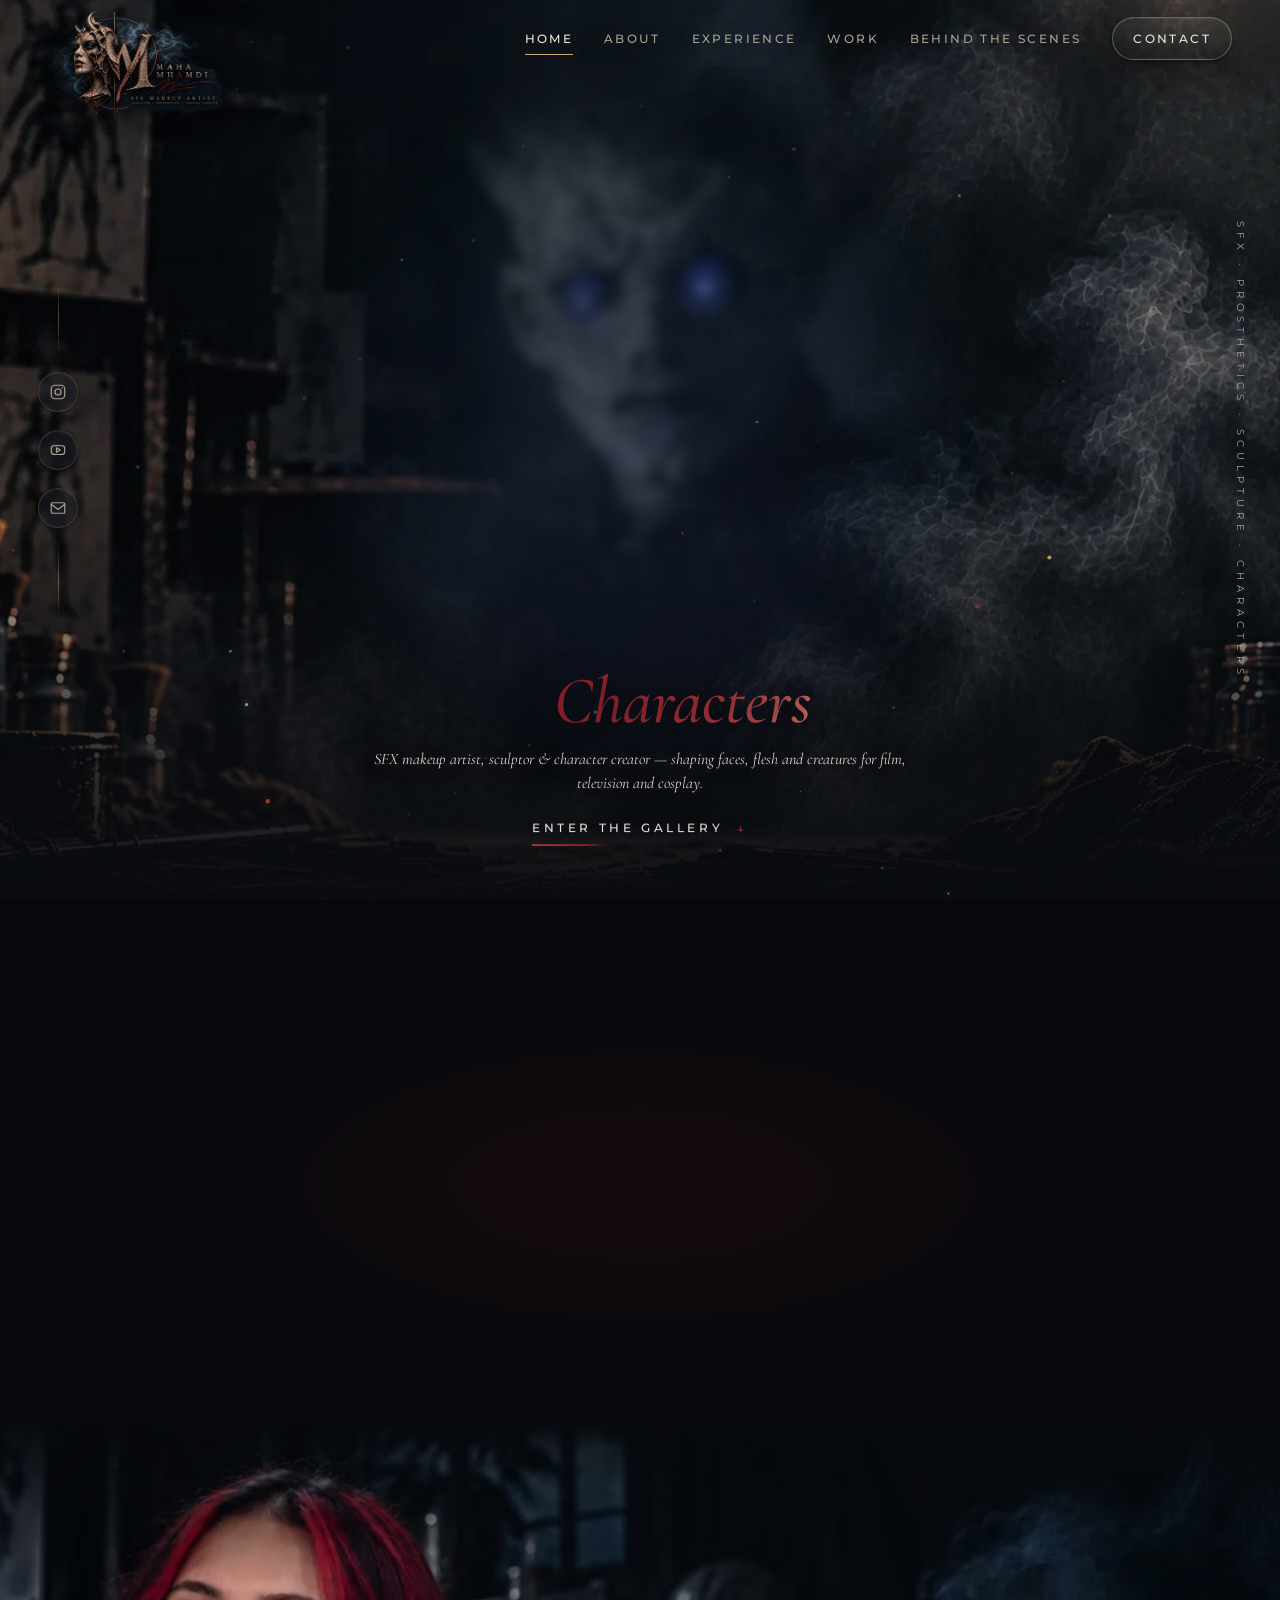
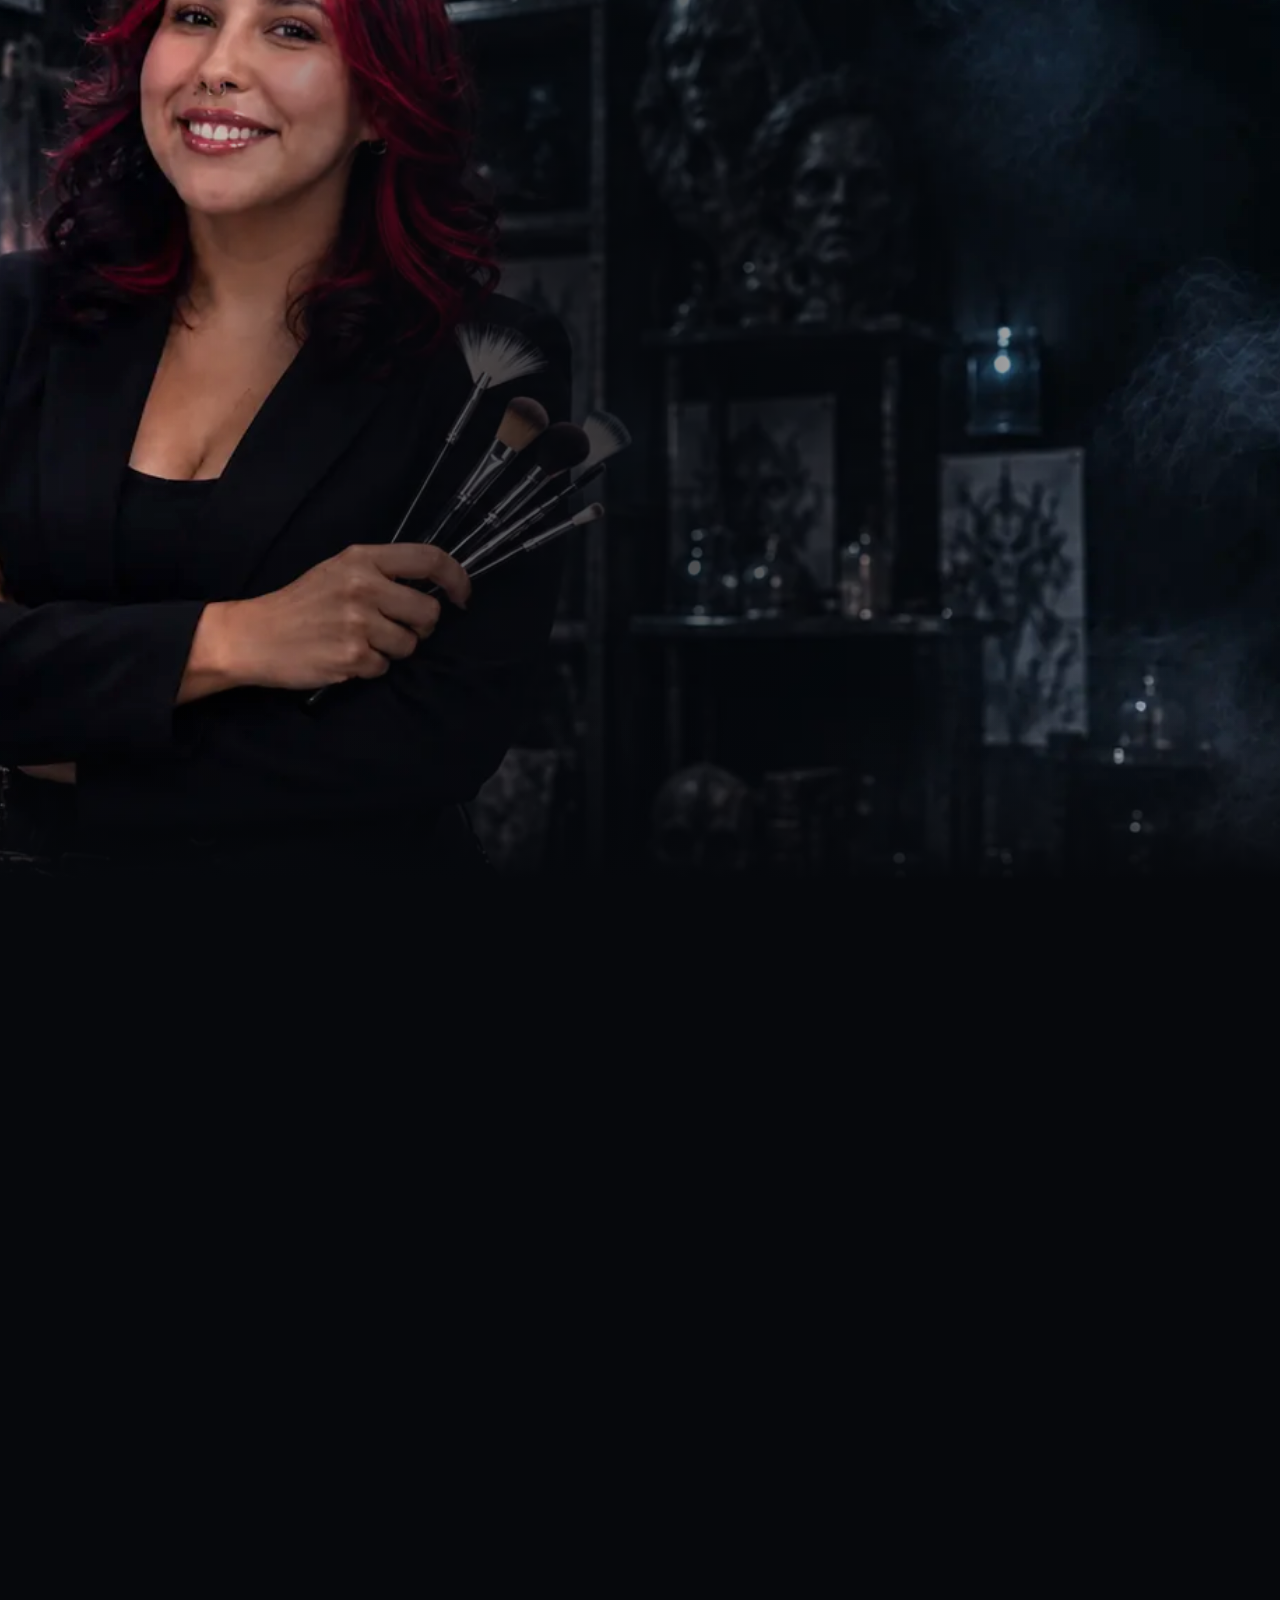
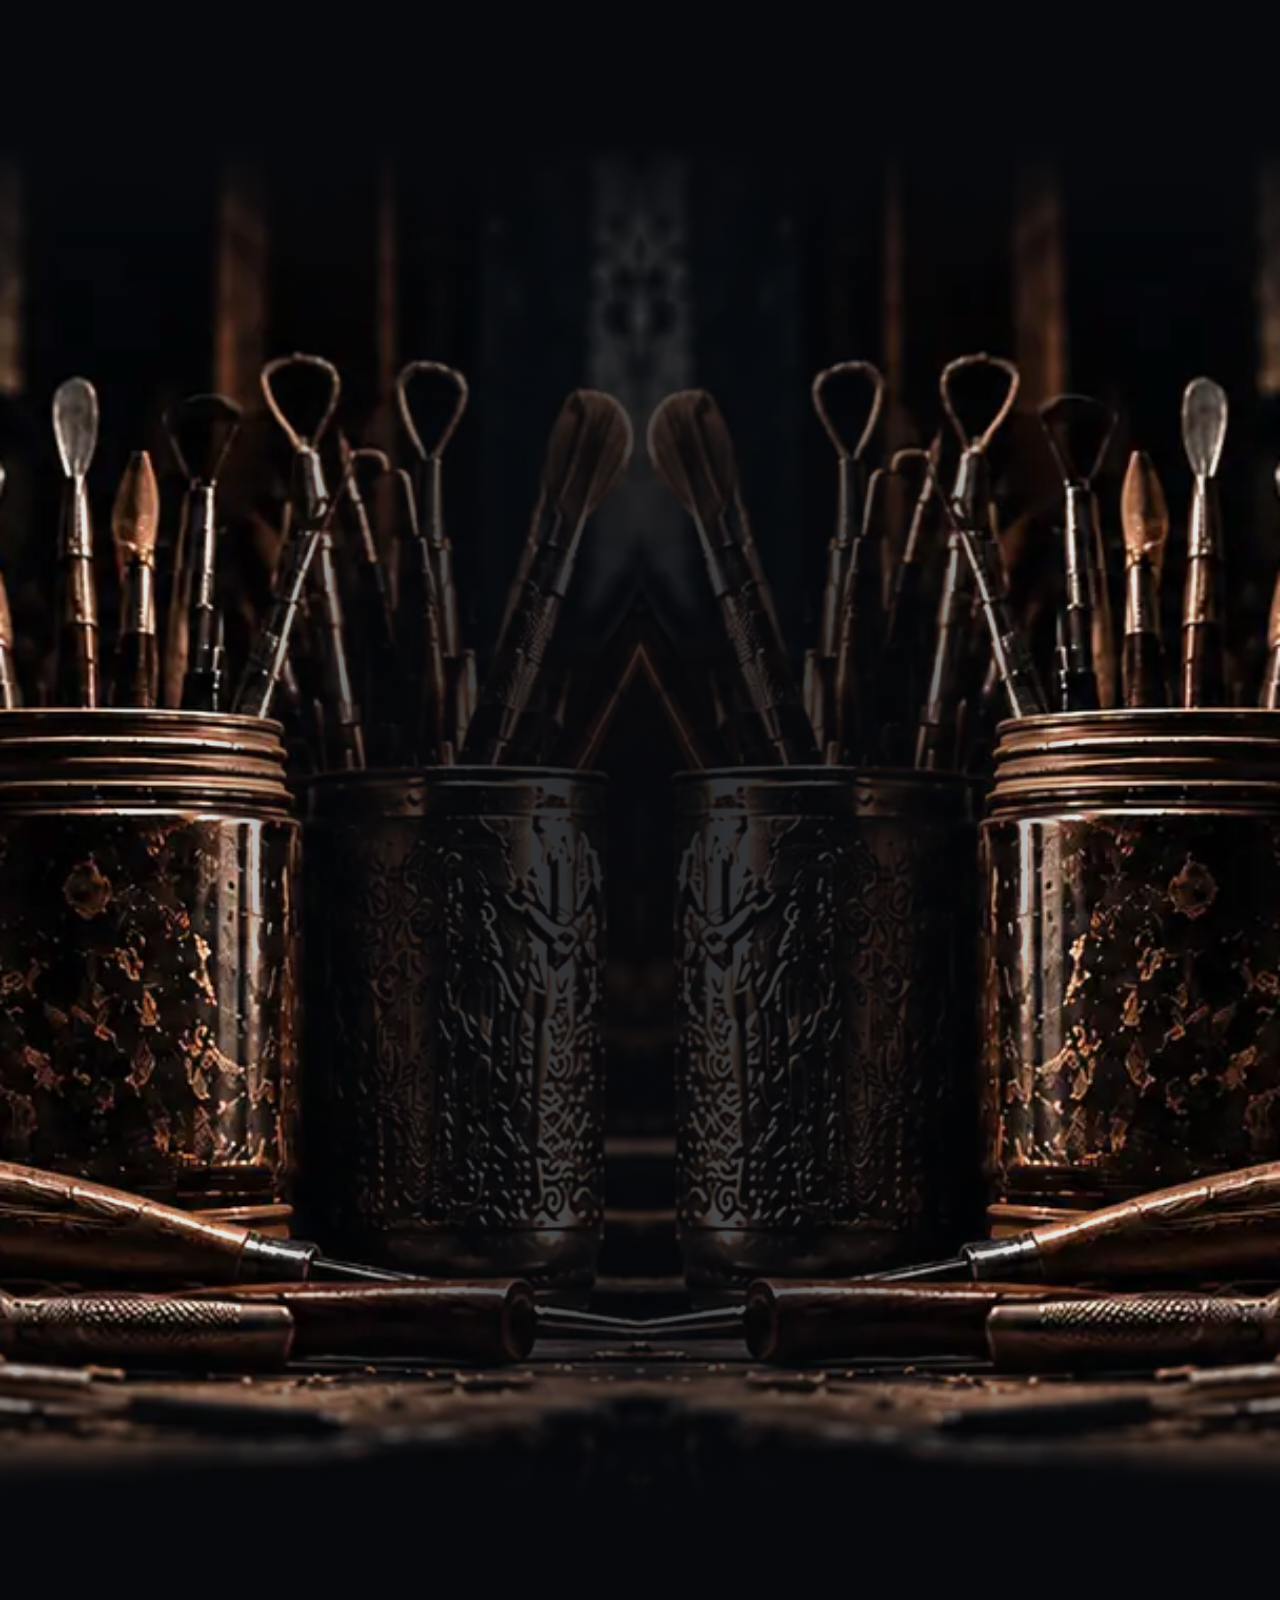
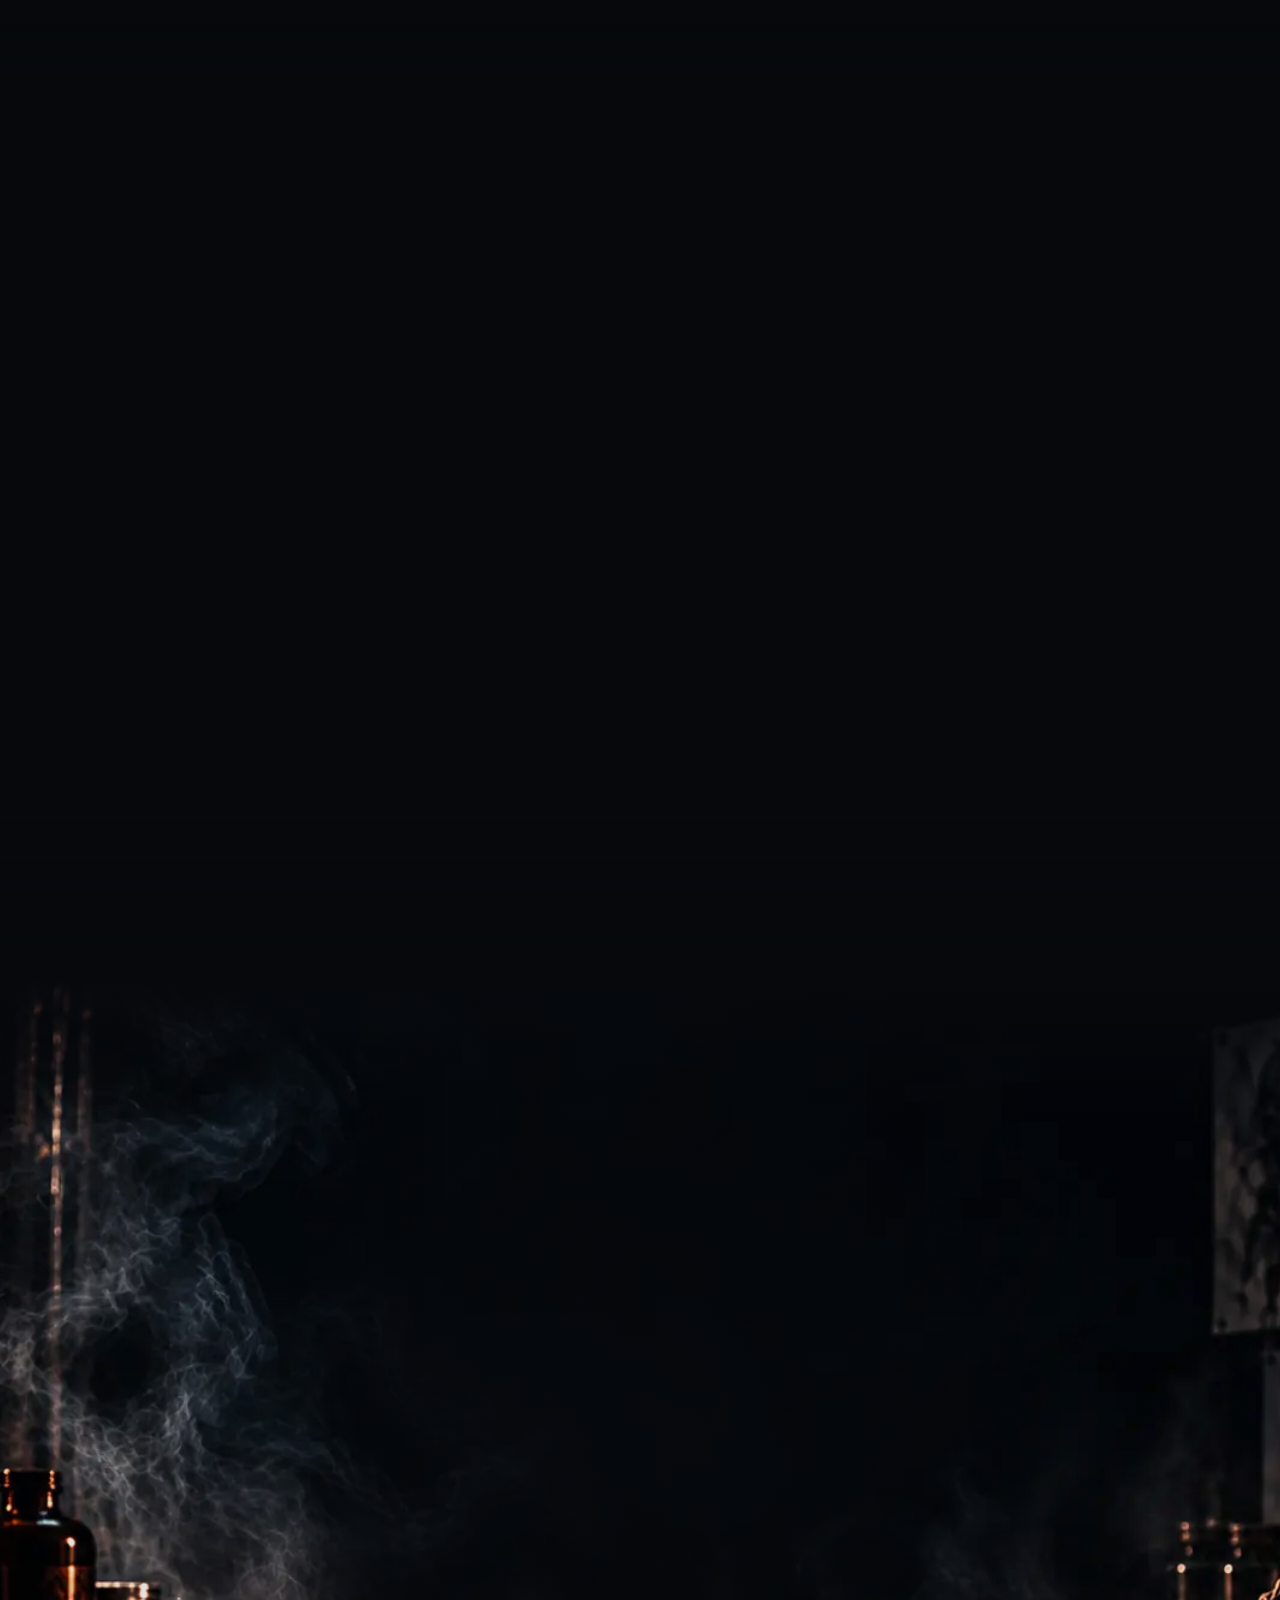
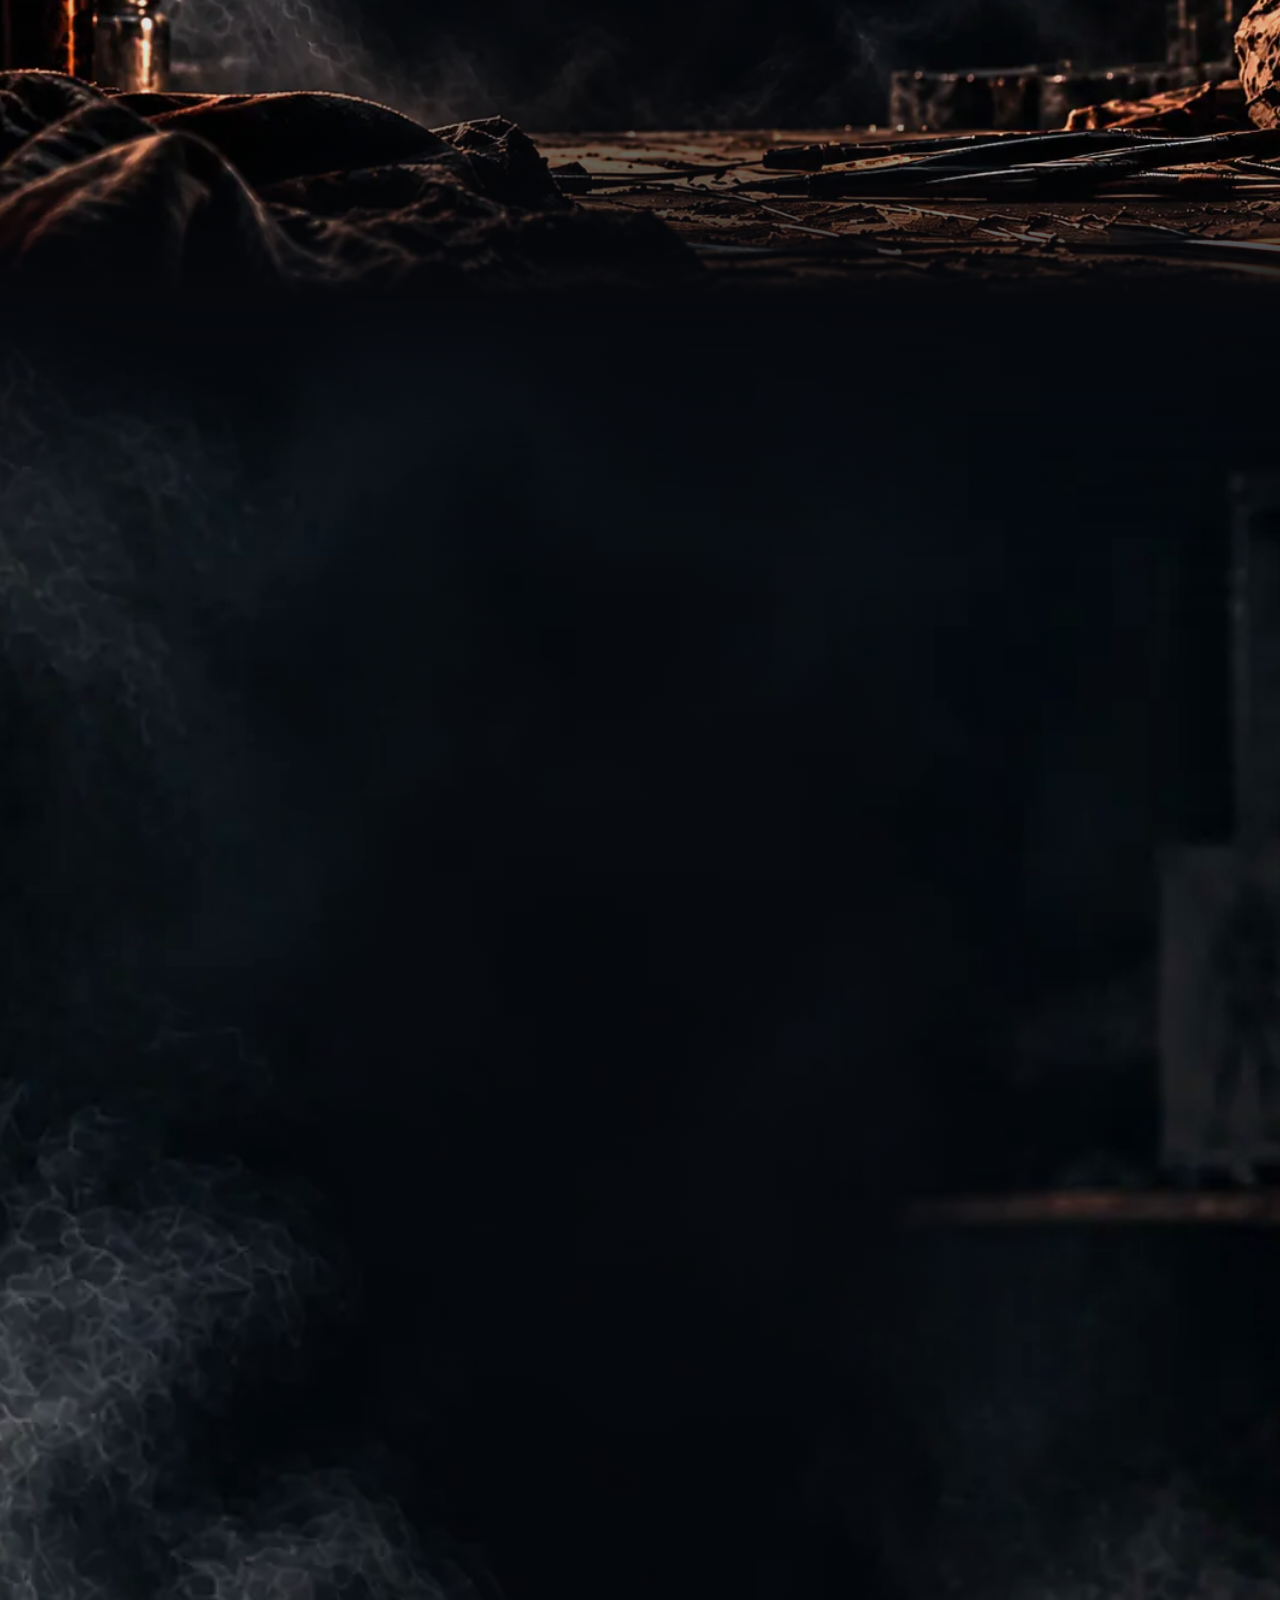
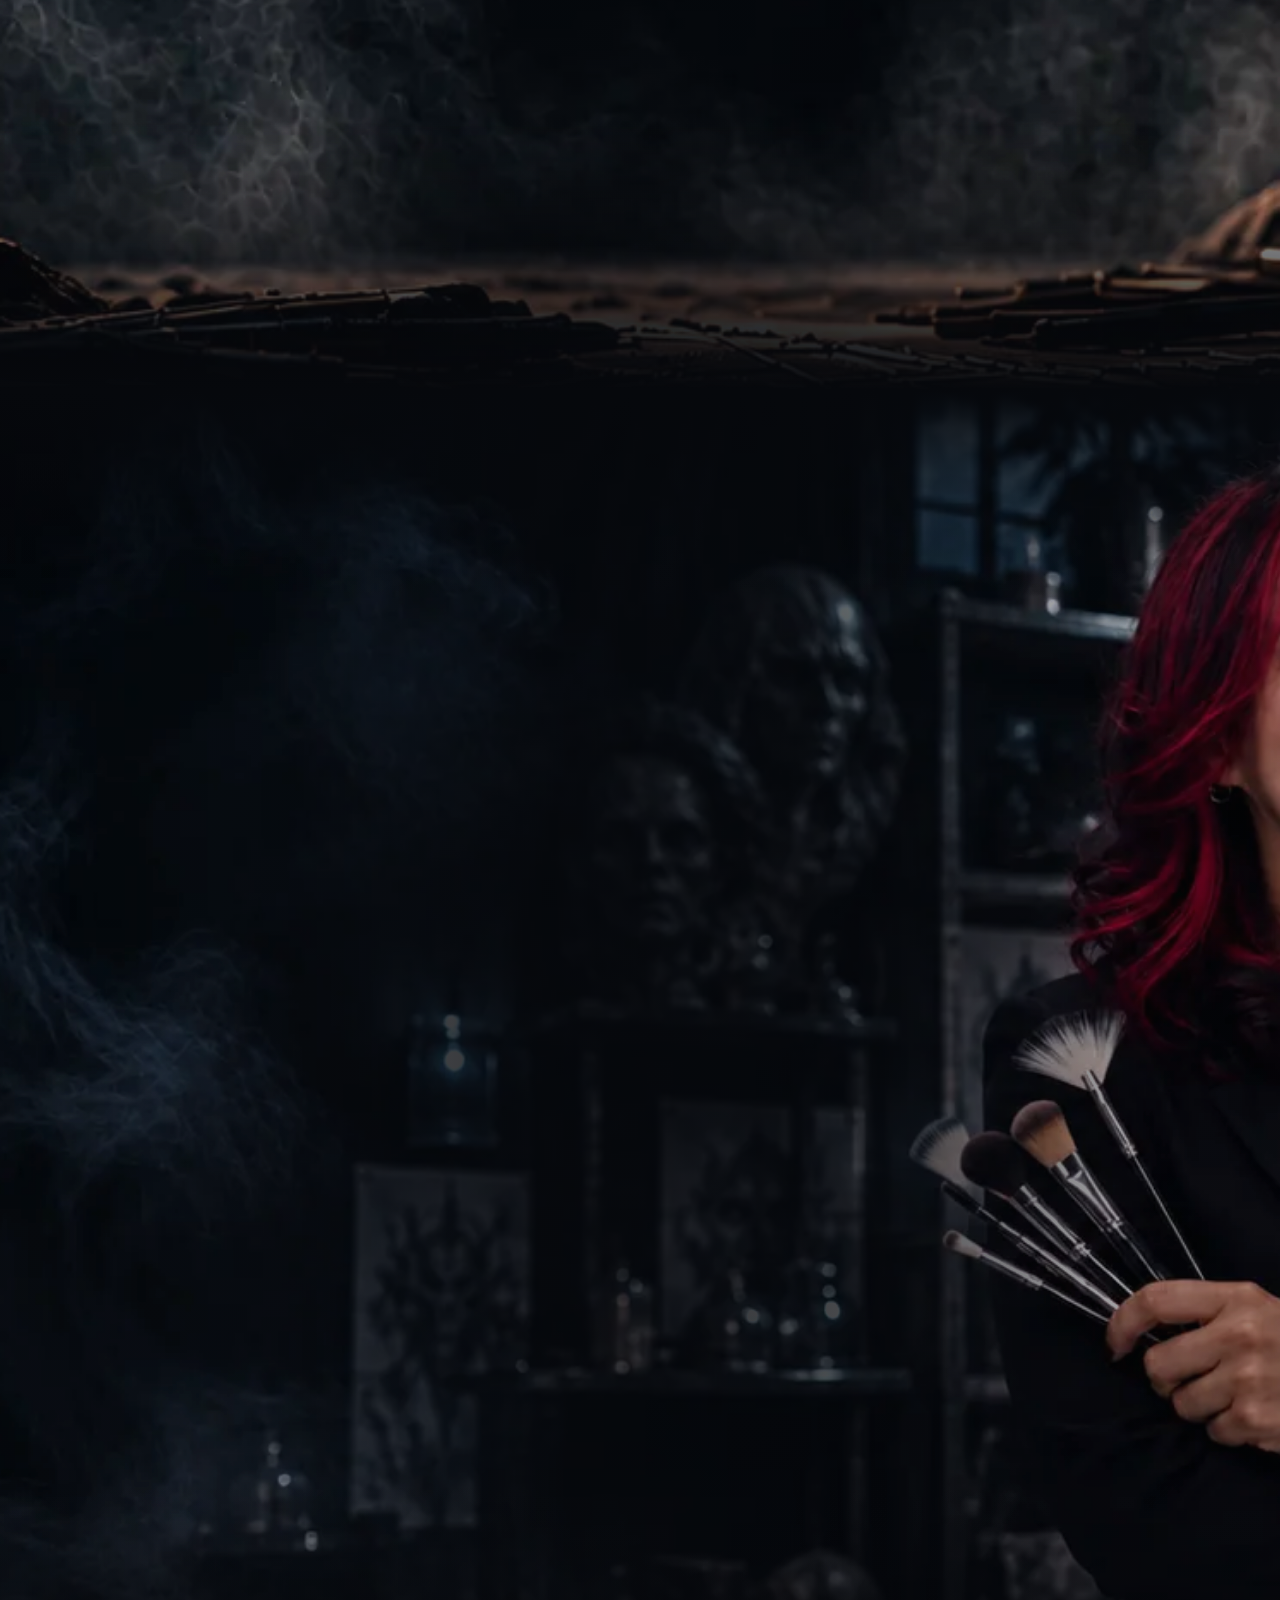
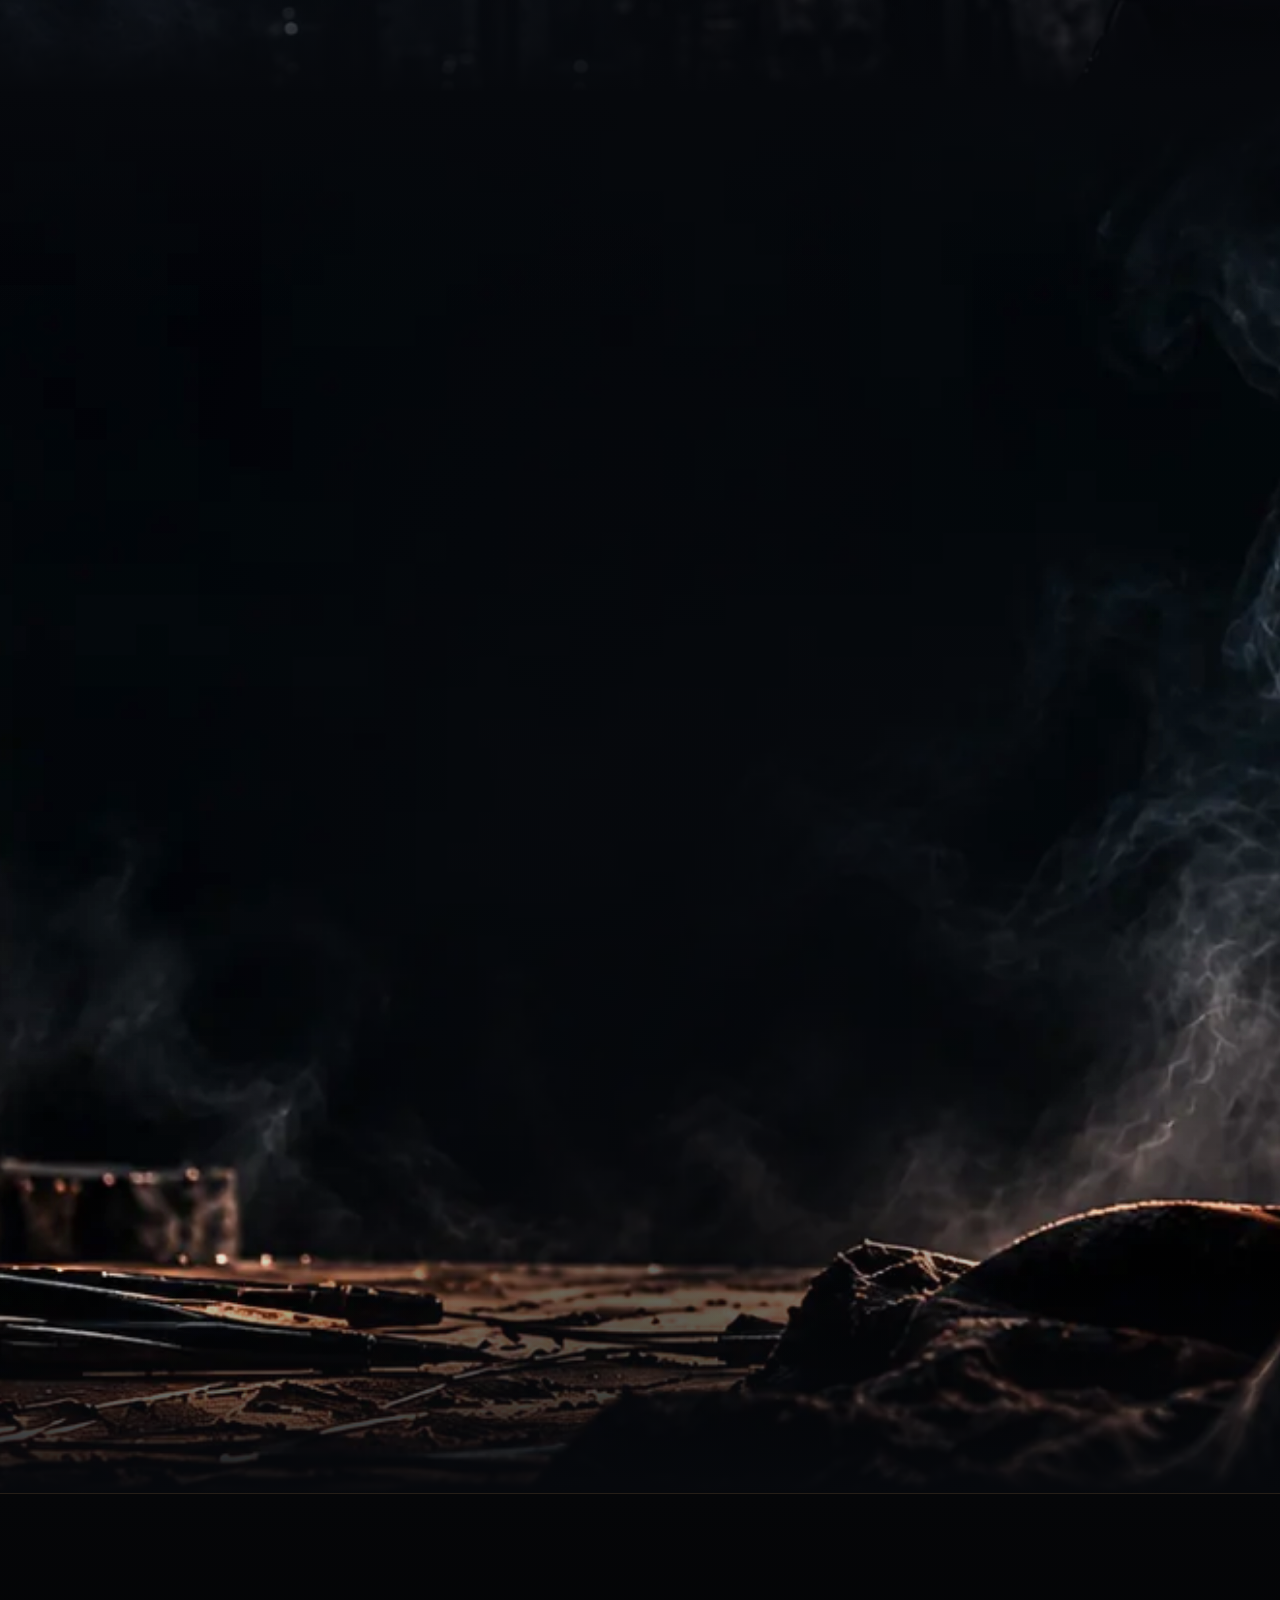
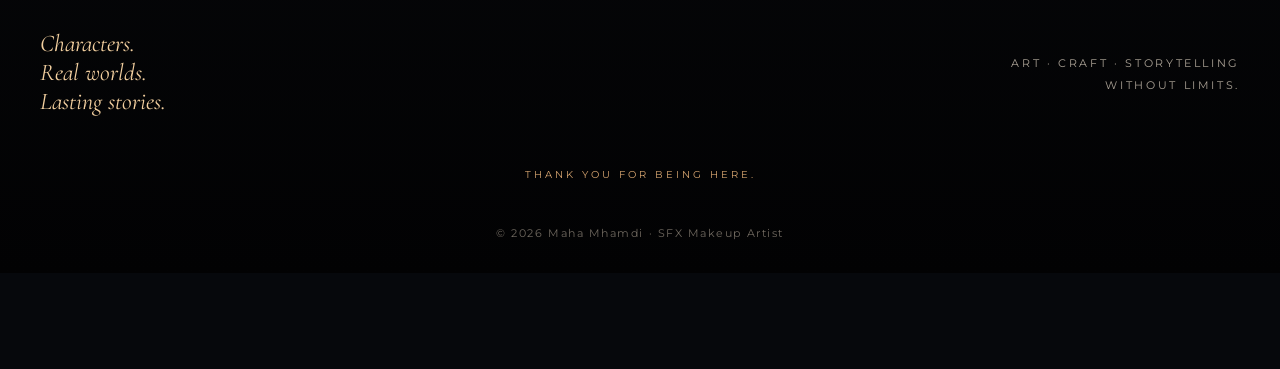
<file: about.html>
<!DOCTYPE html>
<html lang="en">
<head>
<meta charset="UTF-8">
<meta name="viewport" content="width=device-width, initial-scale=1.0">
<title>About | Maha Mhamdi</title>
<meta http-equiv="refresh" content="0; url=index.html#about">
<link rel="canonical" href="index.html#about">
<style>body{background:#07080b;color:#efe7da;font-family:sans-serif;display:grid;place-items:center;min-height:100vh;margin:0}a{color:#d6a46f}</style>
</head>
<body><p>Redirecting to <a href="index.html#about">About</a>…</p></body>
</html>
</file>
<file: assets/styles.css>
/* =========================================================
   Maha Mhamdi — SFX Makeup Artist
   ========================================================= */

:root {
  --bg: #07080b;
  --bg-2: #0e1117;
  --bg-3: #141922;
  --surface: #171c25;
  --surface-2: #1f2631;
  --line: rgba(222, 182, 134, 0.16);
  --line-strong: rgba(222, 182, 134, 0.38);

  --gold: #d6a46f;
  --gold-2: #f2cf9f;
  --red: #8a1c24;
  --red-2: #b0313a;
  --ice: #6f8cff;

  --text: #efe7da;
  --muted: #a9a094;
  --dim: #6f685f;

  --serif: "Cormorant Garamond", Georgia, serif;
  --sans: "Montserrat", system-ui, sans-serif;

  --radius: 18px;
  --radius-sm: 12px;

  /* Layered shadows: tight contact shadow + wide soft drop + top highlight */
  --shadow-md:
    inset 0 1px 0 rgba(255, 255, 255, 0.06),
    0 2px 4px rgba(0, 0, 0, 0.5),
    0 18px 40px -12px rgba(0, 0, 0, 0.85);
  --shadow-lg:
    inset 0 1px 0 rgba(255, 255, 255, 0.07),
    0 4px 8px rgba(0, 0, 0, 0.55),
    0 30px 70px -18px rgba(0, 0, 0, 0.95),
    0 60px 120px -40px rgba(0, 0, 0, 0.9);
  --glow-gold: 0 0 0 1px rgba(214, 164, 111, 0.45), 0 30px 80px -24px rgba(214, 164, 111, 0.45);
  --glow-red: 0 18px 50px -12px rgba(138, 28, 36, 0.65);

  --ease: cubic-bezier(0.22, 1, 0.36, 1);
  --header-h: 76px;
}

/* ---------- Base ---------- */
*, *::before, *::after { margin: 0; padding: 0; box-sizing: border-box; }
html { overflow-x: clip; scroll-behavior: smooth; scroll-padding-top: var(--header-h); -webkit-text-size-adjust: 100%; }
body {
  background: var(--bg);
  color: var(--text);
  font-family: var(--sans);
  font-size: 16px;
  line-height: 1.75;
  overflow-x: clip;
  font-variant-numeric: lining-nums;
  -webkit-font-smoothing: antialiased;
}
/* subtle film grain over the whole page */
body::after {
  content: "";
  position: fixed; inset: 0;
  pointer-events: none;
  z-index: 200;
  opacity: 0.05;
  background-image: url("data:image/svg+xml,%3Csvg xmlns='http://www.w3.org/2000/svg' width='160' height='160'%3E%3Cfilter id='n'%3E%3CfeTurbulence type='fractalNoise' baseFrequency='.9' numOctaves='2' stitchTiles='stitch'/%3E%3C/filter%3E%3Crect width='100%25' height='100%25' filter='url(%23n)'/%3E%3C/svg%3E");
}
img { display: block; max-width: 100%; height: auto; }
a { color: inherit; text-decoration: none; }
button { font: inherit; color: inherit; background: none; border: 0; cursor: pointer; }
ul, ol { list-style: none; }
svg { fill: none; stroke: currentColor; stroke-width: 1.6; stroke-linecap: round; stroke-linejoin: round; }
::selection { background: var(--red); color: #fff; }
:focus-visible { outline: 2px solid var(--gold-2); outline-offset: 3px; border-radius: 4px; }

.skip-link {
  position: absolute; left: 16px; top: -60px; z-index: 300;
  background: var(--gold); color: #000; padding: 10px 16px; border-radius: 8px;
}
.skip-link:focus { top: 16px; }

.container { width: min(1200px, 100% - 32px); margin-inline: auto; }
@media (min-width: 720px) { .container { width: min(1200px, 100% - 64px); } }

.section { position: relative; padding: clamp(80px, 12vw, 150px) 0; }

.section-label {
  display: inline-flex; align-items: center; gap: 12px;
  font-size: 11px; font-weight: 500; letter-spacing: 0.32em; text-transform: uppercase;
  color: var(--gold);
}
.section-label::before { content: ""; width: 28px; height: 1px; background: currentColor; }
.center .section-label::after { content: ""; width: 28px; height: 1px; background: currentColor; }

.section-title {
  font-family: var(--serif);
  font-weight: 500;
  font-size: clamp(40px, 6.4vw, 78px);
  line-height: 1.02;
  letter-spacing: 0.01em;
  margin: 18px 0 22px;
  text-shadow: 0 6px 30px rgba(0, 0, 0, 0.8);
}
.section-title em { font-style: italic; color: var(--gold-2); }
.section-sub { color: var(--muted); max-width: 620px; }
.section-head { margin-bottom: clamp(44px, 6vw, 72px); }
.section-head.center { text-align: center; }
.section-head.center .section-sub { margin-inline: auto; }

/* ---------- Scroll progress ---------- */
.scroll-progress { position: fixed; top: 0; left: 0; right: 0; height: 2px; z-index: 150; }
.scroll-progress span {
  display: block; height: 100%; width: 100%;
  transform-origin: 0 50%; transform: scaleX(var(--p, 0));
  background: linear-gradient(90deg, var(--red), var(--gold-2));
  box-shadow: 0 0 12px rgba(242, 207, 159, 0.6);
}

/* ---------- Header ---------- */
.site-header {
  position: fixed; top: 0; left: 0; right: 0; z-index: 100;
  height: var(--header-h);
  display: flex; align-items: center; justify-content: space-between;
  padding: 0 clamp(16px, 4vw, 48px);
  transition: background 0.4s var(--ease), box-shadow 0.4s var(--ease), height 0.4s var(--ease);
}
.site-header.scrolled {
  --header-h: 64px;
  background: rgba(10, 12, 17, 0.78);
  backdrop-filter: blur(14px) saturate(140%);
  -webkit-backdrop-filter: blur(14px) saturate(140%);
  box-shadow: 0 1px 0 var(--line), 0 20px 40px -20px rgba(0, 0, 0, 0.9);
}
.brand { display: flex; align-items: center; gap: 12px; align-self: flex-start; }
.brand img {
  width: 180px; height: auto; margin-top: 10px;
  filter: drop-shadow(0 8px 18px rgba(0,0,0,.85));
  transform-origin: left top;
  transition: transform 0.5s var(--ease), margin 0.5s var(--ease), filter .4s;
}
.site-header.scrolled .brand img { transform: scale(.6); margin-top: 4px; }
.brand:hover img { filter: drop-shadow(0 8px 22px rgba(138,28,36,.45)); }
.brand-text { font-family: var(--serif); font-size: 20px; letter-spacing: 0.22em; font-weight: 500; }
.brand-text em { font-style: normal; color: var(--gold); }

.nav { display: flex; align-items: center; gap: clamp(18px, 2.4vw, 36px); }
.nav a {
  position: relative;
  font-size: 12px; font-weight: 500; letter-spacing: 0.2em; text-transform: uppercase;
  color: var(--muted);
  padding: 6px 0;
  transition: color 0.3s;
}
.nav a::after {
  content: ""; position: absolute; left: 0; right: 0; bottom: 0; height: 1px;
  background: var(--gold); transform: scaleX(0); transform-origin: right;
  transition: transform 0.45s var(--ease);
}
.nav a:hover, .nav a.active { color: var(--text); }
.nav a:hover::after, .nav a.active::after { transform: scaleX(1); transform-origin: left; }
.nav a.nav-cta {
  padding: 10px 20px; border-radius: 999px; color: var(--text);
  border: 1px solid var(--line-strong);
  background: linear-gradient(180deg, rgba(255,255,255,.06), rgba(255,255,255,0));
  box-shadow: var(--shadow-md);
}
.nav a.nav-cta::after { display: none; }
.nav a.nav-cta:hover, .nav a.nav-cta.active { background: var(--red); border-color: var(--red); box-shadow: var(--glow-red); }

.menu-toggle { display: none; width: 44px; height: 44px; position: relative; z-index: 120; }
.menu-toggle span {
  position: absolute; left: 10px; right: 10px; height: 1.5px; background: var(--text);
  transition: transform 0.4s var(--ease), top 0.4s var(--ease);
}
.menu-toggle span:first-child { top: 17px; }
.menu-toggle span:last-child { top: 26px; }
.menu-open .menu-toggle span:first-child { top: 21px; transform: rotate(45deg); }
.menu-open .menu-toggle span:last-child { top: 21px; transform: rotate(-45deg); }

@media (max-width: 960px) {
  .menu-toggle { display: block; }
  .brand img { width: 140px; margin-top: 8px; }
  .site-header.scrolled .brand img { transform: scale(.7); }
  .nav {
    position: fixed; inset: 0; z-index: 110;
    flex-direction: column; justify-content: center; gap: 26px;
    background: radial-gradient(circle at 50% 30%, #1a1218, var(--bg) 70%);
    clip-path: circle(0 at calc(100% - 38px) 38px);
    transition: clip-path 0.7s var(--ease);
    visibility: hidden;
  }
  .menu-open .nav { clip-path: circle(150% at calc(100% - 38px) 38px); visibility: visible; }
  .nav a { font-family: var(--serif); font-size: 34px; letter-spacing: 0.06em; text-transform: none; color: var(--text); }
  .nav a.nav-cta { font-size: 22px; margin-top: 8px; padding: 12px 32px; }
  .menu-open { overflow: hidden; }
}

/* ---------- Buttons ---------- */
.btn {
  position: relative; isolation: isolate; overflow: hidden;
  display: inline-flex; align-items: center; justify-content: center; gap: 14px;
  min-height: 54px; padding: 0 30px; border-radius: 999px;
  font-size: 12px; font-weight: 600; letter-spacing: 0.22em; text-transform: uppercase;
  transition: transform 0.35s var(--ease), box-shadow 0.35s var(--ease), border-color 0.35s, color 0.35s;
  will-change: transform;
}
.btn .arrow { font-style: normal; font-size: 16px; transition: transform 0.4s var(--ease); }
.btn:hover .arrow { transform: translateX(6px); }
.btn-primary {
  color: #fff;
  background: linear-gradient(135deg, #a02a33, #5e1016);
  box-shadow: inset 0 1px 0 rgba(255,255,255,.25), 0 4px 10px rgba(0,0,0,.6), var(--glow-red);
}
.btn-primary::before {
  content: ""; position: absolute; inset: 0; z-index: -1;
  background: linear-gradient(120deg, transparent 30%, rgba(255,255,255,.35) 50%, transparent 70%);
  transform: translateX(-120%); transition: transform 0.8s var(--ease);
}
.btn-primary:hover::before { transform: translateX(120%); }
.btn-primary:hover { box-shadow: inset 0 1px 0 rgba(255,255,255,.25), 0 6px 14px rgba(0,0,0,.6), 0 26px 60px -12px rgba(176, 49, 58, 0.75); }
.btn-ghost {
  border: 1px solid var(--line-strong); color: var(--text);
  background: rgba(255,255,255,.03);
  box-shadow: var(--shadow-md);
  backdrop-filter: blur(6px);
}
.btn-ghost:hover { border-color: var(--gold); color: var(--gold-2); box-shadow: var(--glow-gold); }
.btn-block { width: 100%; }

/* ---------- Reveal animations ---------- */
.reveal {
  opacity: 0; transform: translateY(36px);
  transition: opacity 1s var(--ease), transform 1s var(--ease);
  transition-delay: var(--d, 0s);
}
.reveal.in { opacity: 1; transform: none; }
.reveal-side {
  opacity: 0; transform: translateX(-30px);
  transition: opacity 0.9s var(--ease), transform 0.9s var(--ease);
}
.reveal-side.in { opacity: 1; transform: none; }

/* ---------- HERO ---------- */
.hero {
  position: relative; min-height: 100vh; min-height: 100svh;
  display: grid; align-items: center;
  overflow: hidden; isolation: isolate;
  background:
    radial-gradient(ellipse 60% 70% at 70% 45%, rgba(70, 95, 170, 0.28), transparent 70%),
    radial-gradient(ellipse 50% 50% at 15% 80%, rgba(138, 28, 36, 0.16), transparent 70%),
    linear-gradient(180deg, #06070a 0%, #0b0e15 60%, var(--bg) 100%);
}
.hero-embers { position: absolute; inset: 0; width: 100%; height: 100%; z-index: 1; pointer-events: none; }
.hero-glow {
  position: absolute; z-index: 0; width: 60vmax; height: 60vmax; right: -10vmax; top: 50%;
  translate: 0 -50%; border-radius: 50%;
  background: radial-gradient(circle, rgba(111, 140, 255, 0.22), transparent 60%);
  filter: blur(20px); animation: breathe 7s ease-in-out infinite;
}
@keyframes breathe { 50% { opacity: .55; scale: 1.1; } }

.hero-media {
  position: absolute; z-index: 0; top: 0; bottom: 0; right: 0;
  width: min(58vw, 820px);
  display: flex; align-items: flex-end; justify-content: center;
}
.hero-frame {
  position: relative; height: 100%; width: 100%;
  -webkit-mask-image: linear-gradient(90deg, transparent 0%, #000 30%, #000 85%, transparent 100%), linear-gradient(180deg, transparent 0%, #000 14%, #000 78%, transparent 100%);
  -webkit-mask-composite: source-in;
  mask-image: linear-gradient(90deg, transparent 0%, #000 30%, #000 85%, transparent 100%), linear-gradient(180deg, transparent 0%, #000 14%, #000 78%, transparent 100%);
  mask-composite: intersect;
}
.hero-frame img {
  width: 100%; height: 100%; object-fit: cover; object-position: 50% 18%;
  animation: kenburns 22s ease-in-out infinite alternate, heroIn 2s var(--ease) both;
  transform-origin: 50% 25%;
}
@keyframes kenburns { from { transform: scale(1.04); } to { transform: scale(1.14) translate(-1.5%, 1%); } }
@keyframes heroIn { from { opacity: 0; filter: blur(12px) brightness(.4); } to { opacity: 1; filter: none; } }

.hero-inner {
  position: relative; z-index: 2;
  width: min(1200px, 100% - 32px); margin-inline: auto;
  padding: calc(var(--header-h) + 40px) 0 120px;
}
@media (min-width: 720px) { .hero-inner { width: min(1200px, 100% - 160px); } }

.eyebrow {
  display: inline-flex; align-items: center; gap: 12px;
  font-size: 11px; letter-spacing: 0.3em; text-transform: uppercase; color: var(--gold-2);
  padding: 9px 18px; border-radius: 999px;
  border: 1px solid var(--line);
  background: rgba(20, 24, 32, 0.6);
  backdrop-filter: blur(8px);
  box-shadow: var(--shadow-md);
}
.eyebrow .dot { width: 7px; height: 7px; border-radius: 50%; background: var(--red-2); box-shadow: 0 0 12px var(--red-2); animation: pulse 2s infinite; }
@keyframes pulse { 50% { opacity: .35; } }

.hero-title {
  font-family: var(--serif); font-weight: 500;
  font-size: clamp(54px, 10.5vw, 148px);
  line-height: 0.92; letter-spacing: 0.005em; text-transform: uppercase;
  margin: 28px 0 28px;
  text-shadow: 0 10px 40px rgba(0, 0, 0, 0.9), 0 2px 2px rgba(0,0,0,.6);
}
.hero-title .line { display: block; overflow: hidden; padding-bottom: 0.06em; }
.hero-title .split { display: inline-block; }
.hero-title .char {
  display: inline-block; transform: translateY(110%) rotate(6deg); opacity: 0;
  animation: charUp 1.1s var(--ease) forwards;
  animation-delay: calc(0.25s + var(--i) * 0.035s);
}
@keyframes charUp { to { transform: none; opacity: 1; } }
.hero-title .accent {
  font-style: italic; text-transform: none; letter-spacing: 0;
  background: linear-gradient(100deg, var(--red) 0%, var(--red-2) 30%, #c9776c 50%, var(--red-2) 70%, var(--red) 100%);
  background-size: 220% 100%;
  -webkit-background-clip: text; background-clip: text; color: transparent;
  animation: shimmer 6s linear infinite;
}
.hero-title .line-accent { filter: drop-shadow(0 8px 26px rgba(138, 28, 36, 0.5)); }
.hero-title .line-accent .accent {
  transform: translateY(110%) rotate(4deg); opacity: 0;
  animation: charUp 1.2s var(--ease) .55s forwards, shimmer 6s linear 1.8s infinite;
  padding-right: .08em;
}
@keyframes shimmer { to { background-position: -220% 0; } }

.hero-intro { max-width: 470px; color: #cfc6b8; font-size: 17px; text-shadow: 0 2px 12px rgba(0,0,0,.9); }
.hero-actions { display: flex; flex-wrap: wrap; gap: 14px; margin-top: 38px; }

.hero-stats {
  display: inline-flex; flex-wrap: wrap; gap: 0; margin-top: 52px;
  border: 1px solid var(--line); border-radius: var(--radius);
  background: linear-gradient(180deg, rgba(31, 38, 49, 0.75), rgba(18, 22, 30, 0.75));
  backdrop-filter: blur(10px);
  box-shadow: var(--shadow-lg);
}
.hero-stats li { display: flex; align-items: center; gap: 12px; padding: 16px 24px; }
.hero-stats li + li { border-left: 1px solid var(--line); }
.hero-stats strong { font-family: var(--serif); font-size: 38px; font-weight: 500; color: var(--gold-2); line-height: 1; }
.hero-stats span { font-size: 10px; letter-spacing: 0.18em; text-transform: uppercase; color: var(--muted); line-height: 1.5; }

.hero-social {
  position: absolute; z-index: 3; left: clamp(16px, 3vw, 40px); top: 50%; translate: 0 -50%;
  display: flex; flex-direction: column; align-items: center; gap: 18px;
}
.hero-social .rule { width: 1px; height: 70px; background: linear-gradient(transparent, var(--line-strong), transparent); }
.hero-social a {
  display: grid; place-items: center; width: 40px; height: 40px; border-radius: 50%;
  color: var(--muted); border: 1px solid var(--line);
  background: rgba(20, 24, 32, .6);
  box-shadow: var(--shadow-md);
  transition: color .3s, transform .4s var(--ease), box-shadow .4s, border-color .3s;
}
.hero-social a:hover { color: var(--gold-2); border-color: var(--gold); transform: translateY(-3px); box-shadow: var(--glow-gold); }
.hero-social svg { width: 18px; height: 18px; }

.scroll-cue {
  position: absolute; z-index: 3; left: 50%; bottom: 28px; translate: -50% 0;
  display: flex; flex-direction: column; align-items: center; gap: 10px;
  font-size: 10px; letter-spacing: 0.35em; text-transform: uppercase; color: var(--muted);
}
.scroll-cue i { width: 1px; height: 48px; background: linear-gradient(var(--gold), transparent); position: relative; overflow: hidden; }
.scroll-cue i::after {
  content: ""; position: absolute; left: -1px; width: 3px; height: 14px; border-radius: 2px; background: var(--gold-2);
  animation: drip 2.2s var(--ease) infinite;
}
@keyframes drip { from { top: -14px; } to { top: 48px; } }

@media (max-width: 860px) {
  .hero { align-items: end; }
  .hero-media { width: 100%; opacity: .5; }
  .hero-frame { -webkit-mask-image: linear-gradient(180deg, #000 0%, #000 40%, transparent 92%); mask-image: linear-gradient(180deg, #000 0%, #000 40%, transparent 92%); }
  .hero-social { display: none; }
  .hero-inner { padding-bottom: 96px; padding-top: 34vh; }
  .eyebrow { font-size: 10px; letter-spacing: .2em; }
  .hero-stats li { padding: 14px 16px; }
  .hero-stats strong { font-size: 30px; }
}
@media (max-width: 480px) {
  .hero-stats { display: grid; grid-template-columns: repeat(3, 1fr); }
  .hero-stats li { flex-direction: column; align-items: flex-start; gap: 6px; padding: 14px 12px; }
  .hero-stats span { font-size: 9px; letter-spacing: .12em; }
  .btn { padding: 0 22px; }
}

/* ---------- Marquee ---------- */
.marquee-wrap { position: relative; z-index: 4; overflow-x: clip; overflow-y: visible; }
.marquee {
  position: relative; z-index: 4; overflow: hidden;
  padding: 22px 0;
  background: linear-gradient(90deg, #8e1d25, #c8303a 50%, #8e1d25);
  box-shadow: 0 -20px 50px -10px rgba(0,0,0,.9), 0 20px 50px -10px rgba(0,0,0,.9), inset 0 1px 0 rgba(255,255,255,.2);
  transform: rotate(-1.5deg) scale(1.03);
  margin: -20px 0;
}
.marquee-track { display: flex; width: max-content; gap: 32px; animation: marquee 34s linear infinite; }
.marquee span { font-family: var(--serif); font-size: clamp(22px, 3vw, 34px); font-style: italic; white-space: nowrap; color: #fff3ea; text-shadow: 0 2px 8px rgba(0,0,0,.4); }
.marquee b { color: var(--gold-2); font-weight: 400; align-self: center; }
@keyframes marquee { to { transform: translateX(-50%); } }

/* ---------- ABOUT ---------- */
.about {
  background:
    radial-gradient(ellipse 60% 60% at 15% 40%, rgba(214, 164, 111, 0.12), transparent 70%),
    linear-gradient(180deg, var(--bg-2), var(--bg-3));
  padding-top: clamp(120px, 14vw, 180px);
}
.about-grid { display: grid; grid-template-columns: minmax(0, 1fr) minmax(0, 1.1fr); gap: clamp(40px, 7vw, 100px); align-items: center; }
.about-portrait { position: relative; perspective: 1000px; }
.portrait-card {
  position: relative; border-radius: var(--radius); overflow: hidden;
  transform-style: preserve-3d;
  transform: rotateX(var(--rx, 0deg)) rotateY(var(--ry, 0deg));
  transition: transform 0.6s var(--ease), box-shadow .6s;
  border: 1px solid var(--line);
  box-shadow: var(--shadow-lg), 0 0 0 10px rgba(255,255,255,.02);
  aspect-ratio: 4 / 5;
}
.about-portrait:hover .portrait-card { box-shadow: var(--shadow-lg), var(--glow-gold); }
.portrait-card img { width: 100%; height: 100%; object-fit: cover; object-position: 50% 20%; transform: scale(1.04); }
.portrait-shine {
  position: absolute; inset: 0; pointer-events: none;
  background: radial-gradient(circle at var(--sx, 50%) var(--sy, 0%), rgba(255, 230, 200, 0.22), transparent 45%);
  mix-blend-mode: overlay;
}
.portrait-badge {
  position: absolute; right: -18px; bottom: 34px;
  display: flex; align-items: center; gap: 14px;
  padding: 16px 22px; border-radius: var(--radius-sm);
  background: linear-gradient(160deg, var(--surface-2), var(--surface));
  border: 1px solid var(--line-strong);
  box-shadow: var(--shadow-lg);
  animation: float 6s ease-in-out infinite;
}
.portrait-badge strong { font-family: var(--serif); font-size: 46px; line-height: 1; color: var(--gold-2); font-weight: 500; }
.portrait-badge span { font-size: 10px; letter-spacing: .18em; text-transform: uppercase; color: var(--muted); line-height: 1.5; }
@keyframes float { 50% { transform: translateY(-10px); } }

.about-copy p { color: var(--muted); margin-bottom: 18px; max-width: 540px; }
.about-copy .lead { font-family: var(--serif); font-size: clamp(22px, 2.4vw, 28px); line-height: 1.4; color: var(--text); font-style: italic; }
.skill-list { display: flex; flex-wrap: wrap; gap: 10px; margin: 30px 0; }
.skill-list li {
  font-size: 11px; letter-spacing: .14em; text-transform: uppercase;
  padding: 10px 16px; border-radius: 999px;
  background: var(--surface); border: 1px solid var(--line);
  box-shadow: var(--shadow-md);
  transition: transform .4s var(--ease), border-color .3s, color .3s;
}
.skill-list li:hover { transform: translateY(-3px); border-color: var(--gold); color: var(--gold-2); }
.signature { font-family: var(--serif); font-style: italic; font-size: 26px; color: var(--gold) !important; }

@media (max-width: 860px) {
  .about-grid { grid-template-columns: minmax(0, 1fr); }
  .about-portrait { max-width: 440px; margin: 0 auto; width: 100%; }
  .portrait-badge { right: 10px; bottom: 16px; }
}

/* ---------- Cards with cursor spotlight ---------- */
.spotlight { position: relative; isolation: isolate; }
.spotlight::before {
  content: ""; position: absolute; inset: 0; z-index: -1; border-radius: inherit;
  background: radial-gradient(420px circle at var(--mx, 50%) var(--my, -20%), rgba(242, 207, 159, 0.14), transparent 45%);
  opacity: 0; transition: opacity .4s;
}
.spotlight:hover::before { opacity: 1; }

/* ---------- EXPERIENCE ---------- */
.experience {
  background:
    radial-gradient(ellipse 70% 50% at 50% 0%, rgba(138, 28, 36, 0.12), transparent 70%),
    var(--bg);
}
.exp-grid { display: grid; grid-template-columns: repeat(auto-fit, minmax(210px, 1fr)); gap: 20px; }
.exp-card {
  padding: 34px 26px 30px; border-radius: var(--radius);
  background: linear-gradient(165deg, var(--surface-2) 0%, var(--surface) 55%, #12161d 100%);
  border: 1px solid var(--line);
  box-shadow: var(--shadow-lg);
  transition: transform .6s var(--ease), box-shadow .6s var(--ease), border-color .4s, opacity 1s var(--ease);
  transition-delay: var(--d, 0s);
}
.exp-card.in:hover { transform: translateY(-10px); border-color: var(--line-strong); box-shadow: var(--shadow-lg), var(--glow-gold); }
.exp-icon {
  width: 64px; height: 64px; display: grid; place-items: center; margin-bottom: 26px;
  border-radius: 16px; color: var(--gold-2);
  background: radial-gradient(circle at 30% 20%, rgba(242, 207, 159, .18), rgba(0,0,0,.2));
  border: 1px solid var(--line);
  box-shadow: inset 0 1px 0 rgba(255,255,255,.08), 0 10px 24px -8px rgba(0,0,0,.9);
  transition: transform .6s var(--ease);
}
.exp-card:hover .exp-icon { transform: rotate(-8deg) scale(1.08); }
.exp-icon svg { width: 34px; height: 34px; stroke-width: 1.4; }
.exp-kicker { font-size: 10px; letter-spacing: .24em; text-transform: uppercase; color: var(--gold); margin-bottom: 10px; }
.exp-card h3 { font-family: var(--serif); font-weight: 500; font-size: 26px; line-height: 1.15; margin-bottom: 14px; }
.exp-card .big { color: var(--gold-2); font-size: 1.5em; }
.exp-card p { font-size: 14px; color: var(--text); }
.exp-card p.muted { color: var(--muted); }
.exp-card--award { border-color: rgba(138, 28, 36, .4); background: linear-gradient(165deg, #2a1a1f 0%, var(--surface) 60%, #12161d 100%); }
.award-ribbon {
  position: absolute; top: 18px; right: -1px;
  font-size: 9px; letter-spacing: .25em; text-transform: uppercase; font-weight: 600;
  padding: 6px 14px 6px 16px; color: #fff;
  background: linear-gradient(135deg, var(--red-2), var(--red));
  border-radius: 999px 0 0 999px;
  box-shadow: var(--glow-red);
}

/* ---------- JOURNEY ---------- */
.journey { overflow: hidden; background: #050608; isolation: isolate; }
.journey-bg {
  position: absolute; inset: -15% 0 -15% 38%; z-index: -1;
  background: url("workshop.webp") 70% center / cover no-repeat;
  -webkit-mask-image: linear-gradient(90deg, transparent, #000 35%);
  mask-image: linear-gradient(90deg, transparent, #000 35%);
  opacity: .8;
}
.journey::before {
  content: ""; position: absolute; inset: 0; z-index: -1;
  background: linear-gradient(90deg, #050608 0%, rgba(5,6,8,.9) 40%, rgba(5,6,8,.3) 75%, rgba(5,6,8,.7) 100%),
              linear-gradient(180deg, var(--bg) 0%, transparent 18%, transparent 82%, var(--bg-2) 100%);
}
.journey-grid { display: grid; grid-template-columns: minmax(0, 1fr) minmax(0, 1fr); gap: clamp(40px, 6vw, 90px); align-items: start; }
.journey-head p:not(.section-label) { color: var(--muted); max-width: 440px; }
.journey-head { position: sticky; top: 120px; }
.timeline { position: relative; padding-left: 34px; }
.timeline::before {
  content: ""; position: absolute; left: 7px; top: 8px; bottom: 8px; width: 1px;
  background: linear-gradient(var(--gold), var(--red), transparent);
  transform-origin: top; transform: scaleY(var(--tl, 0));
  transition: transform .2s linear;
}
.timeline li {
  position: relative; margin-bottom: 22px;
  padding: 26px 28px; border-radius: var(--radius);
  background: linear-gradient(160deg, rgba(31, 38, 49, .88), rgba(18, 22, 30, .88));
  backdrop-filter: blur(10px); -webkit-backdrop-filter: blur(10px);
  border: 1px solid var(--line);
  box-shadow: var(--shadow-lg);
  transition: opacity .9s var(--ease), transform .9s var(--ease), border-color .3s;
}
.timeline li:hover { border-color: var(--line-strong); }
.t-dot {
  position: absolute; left: -34px; top: 32px; width: 15px; height: 15px; border-radius: 50%;
  background: var(--bg); border: 2px solid var(--gold);
  box-shadow: 0 0 0 5px rgba(214,164,111,.12), 0 0 18px rgba(214,164,111,.6);
}
.t-meta { font-size: 10px; letter-spacing: .26em; text-transform: uppercase; color: var(--gold); }
.timeline h3 { font-family: var(--serif); font-size: 26px; font-weight: 500; margin: 4px 0 6px; }
.timeline p:not(.t-meta) { color: var(--muted); font-size: 14px; }
@media (max-width: 860px) {
  .journey-grid { grid-template-columns: minmax(0, 1fr); }
  .journey-bg { left: 0; opacity: .5; }
  .journey-head { position: static; }
  .journey::before { background: linear-gradient(180deg, var(--bg) 0%, rgba(5,6,8,.85) 20%, rgba(5,6,8,.9) 100%); }
}

/* ---------- TRAVEL ---------- */
.travel {
  background:
    radial-gradient(ellipse 60% 60% at 50% 100%, rgba(111, 140, 255, 0.1), transparent 70%),
    linear-gradient(180deg, var(--bg-2), var(--bg));
}
.travel-grid { display: grid; grid-template-columns: repeat(6, 1fr); gap: 16px; }
.travel-card {
  display: flex; flex-direction: column; align-items: center; gap: 18px;
  padding: 34px 12px 26px; border-radius: var(--radius);
  background: linear-gradient(170deg, var(--surface-2), var(--surface));
  border: 1px solid var(--line);
  box-shadow: var(--shadow-md);
  text-align: center;
  transition: transform .6s var(--ease), box-shadow .6s, border-color .3s, opacity 1s var(--ease);
  transition-delay: var(--d, 0s);
}
.travel-card svg { width: 52px; height: 52px; color: var(--gold-2); stroke-width: 1.2; transition: transform .8s var(--ease); }
.travel-card span { font-size: 11px; letter-spacing: .2em; text-transform: uppercase; }
.travel-card.in:hover { transform: translateY(-10px) rotate(-1deg); border-color: var(--gold); box-shadow: var(--shadow-lg), var(--glow-gold); }
.travel-card:hover svg { transform: scale(1.15) rotate(6deg); }
.borders {
  display: flex; align-items: center; justify-content: center; gap: 22px; margin-top: 60px;
  font-family: var(--serif); font-size: clamp(20px, 2.6vw, 30px); letter-spacing: .3em; text-transform: uppercase; color: var(--gold);
  text-align: center;
}
.borders span { flex: 0 1 120px; height: 1px; background: linear-gradient(90deg, transparent, var(--gold)); }
.borders span:last-child { transform: scaleX(-1); }
@media (max-width: 960px) { .travel-grid { grid-template-columns: repeat(3, 1fr); } }
@media (max-width: 520px) {
  .travel-grid { grid-template-columns: repeat(2, 1fr); }
  .borders { letter-spacing: .15em; }
  .borders span { flex-basis: 30px; }
}

/* ---------- WORK ---------- */
.work { background: var(--bg); }
.work-head { display: flex; justify-content: space-between; align-items: flex-end; gap: 30px; flex-wrap: wrap; }
.work-head .section-title { margin-bottom: 0; }

.filters {
  position: relative; display: inline-flex; flex-wrap: wrap; gap: 4px; padding: 6px; margin-bottom: 40px;
  border-radius: 999px; background: var(--surface); border: 1px solid var(--line);
  box-shadow: inset 0 2px 6px rgba(0,0,0,.6), 0 1px 0 rgba(255,255,255,.05);
}
.filter {
  position: relative; z-index: 1; padding: 10px 20px; border-radius: 999px;
  font-size: 11px; letter-spacing: .16em; text-transform: uppercase; color: var(--muted);
  transition: color .3s;
}
.filter.active, .filter:hover { color: #fff; }
.filter-indicator {
  position: absolute; z-index: 0; top: 0; left: 0; border-radius: 999px;
  background: linear-gradient(135deg, #a02a33, #5e1016);
  box-shadow: var(--glow-red), inset 0 1px 0 rgba(255,255,255,.25);
  transition: transform .5s var(--ease), width .5s var(--ease), height .5s var(--ease);
}

.work-grid {
  display: grid; gap: 22px;
  grid-template-columns: repeat(3, 1fr);
  grid-auto-rows: 300px;
  grid-auto-flow: dense;
}
.work-item {
  position: relative; overflow: hidden; border-radius: var(--radius);
  background: var(--surface);
  border: 1px solid var(--line);
  box-shadow: var(--shadow-lg);
  transition: transform .6s var(--ease), box-shadow .6s var(--ease), opacity .5s var(--ease), border-color .3s;
  transition-delay: var(--d, 0s);
}
.work-item.tall { grid-row: span 2; }
.work-item.wide { grid-column: span 2; }
.work-item.in:hover { transform: translateY(-8px); box-shadow: var(--shadow-lg), var(--glow-gold); border-color: var(--line-strong); }
.work-item.is-hidden { display: none; }
.work-item.pop { animation: pop .6s var(--ease); }
@keyframes pop { from { opacity: 0; transform: scale(.94) translateY(20px); } }
.work-open { display: block; width: 100%; height: 100%; cursor: zoom-in; }
.work-item img { width: 100%; height: 100%; object-fit: cover; object-position: 50% 25%; transition: transform 1.2s var(--ease), filter .6s; filter: saturate(.9) brightness(.92); }
.work-item:hover img { transform: scale(1.07); filter: saturate(1.1) brightness(1.02); }
.work-item figcaption {
  position: absolute; left: 0; right: 0; bottom: 0; padding: 60px 24px 22px;
  background: linear-gradient(transparent, rgba(5,6,8,.92));
  pointer-events: none;
  transform: translateY(10px); transition: transform .6s var(--ease);
}
.work-item:hover figcaption { transform: none; }
.work-item figcaption span { font-size: 10px; letter-spacing: .24em; text-transform: uppercase; color: var(--gold); }
.work-item figcaption h3 { font-family: var(--serif); font-size: 26px; font-weight: 500; line-height: 1.2; }

.placeholder {
  position: absolute; inset: 0; display: grid; place-content: center; text-align: center; gap: 6px;
  background:
    radial-gradient(circle at 30% 30%, rgba(214,164,111,.16), transparent 50%),
    radial-gradient(circle at 75% 70%, rgba(138,28,36,.14), transparent 50%),
    linear-gradient(160deg, var(--surface-2), #0f1218);
  background-size: 200% 200%, 200% 200%, 100% 100%;
  animation: drift 12s ease-in-out infinite alternate;
}
.placeholder::after {
  content: ""; position: absolute; inset: 14px; border-radius: 10px; border: 1px dashed var(--line);
}
.placeholder span { font-family: var(--serif); font-size: 30px; font-style: italic; color: var(--gold-2); }
.placeholder small { font-size: 10px; letter-spacing: .24em; text-transform: uppercase; color: var(--dim); }
@keyframes drift { to { background-position: 100% 100%, 0% 0%, 0 0; } }

@media (max-width: 860px) {
  .work-grid { grid-template-columns: repeat(2, 1fr); grid-auto-rows: 240px; }
}
@media (max-width: 560px) {
  .work-grid { grid-template-columns: 1fr; grid-auto-rows: 320px; }
  .work-item.wide { grid-column: auto; }
  .work-item.tall { grid-row: span 1; }
  .work-item.tall img { object-position: 50% 15%; }
  .filters { border-radius: var(--radius); }
}

/* ---------- BEHIND THE SCENES ---------- */
.behind {
  background:
    radial-gradient(ellipse 50% 60% at 85% 30%, rgba(214, 164, 111, 0.1), transparent 70%),
    linear-gradient(180deg, var(--bg-2), var(--bg-3));
}
.process { display: grid; grid-template-columns: repeat(4, 1fr); gap: 16px; margin-bottom: 40px; counter-reset: step; }
.process-step {
  display: flex; align-items: center; gap: 16px;
  padding: 22px 22px; border-radius: var(--radius-sm);
  background: var(--surface); border: 1px solid var(--line); box-shadow: var(--shadow-md);
  transition: transform .5s var(--ease), border-color .3s, opacity 1s var(--ease);
  transition-delay: var(--d, 0s);
}
.process-step.in:hover { transform: translateY(-5px); border-color: var(--gold); }
.process-step b { font-family: var(--serif); font-size: 34px; font-weight: 500; color: var(--red-2); line-height: 1; text-shadow: 0 0 18px rgba(176,49,58,.4); }
.process-step span { font-size: 12px; letter-spacing: .16em; text-transform: uppercase; }

.bts-grid { display: grid; grid-template-columns: 2fr 1fr; grid-template-rows: 260px 260px; gap: 22px; }
.bts-item {
  position: relative; overflow: hidden; border-radius: var(--radius);
  background: var(--surface); border: 1px solid var(--line); box-shadow: var(--shadow-lg);
  transition: transform .6s var(--ease), box-shadow .6s, opacity 1s var(--ease);
  transition-delay: var(--d, 0s);
}
.bts-wide { grid-row: span 2; }
.bts-item img { width: 100%; height: 100%; object-fit: cover; transition: transform 1.4s var(--ease); }
.bts-item:hover img { transform: scale(1.06); }
.bts-item.in:hover { box-shadow: var(--shadow-lg), var(--glow-gold); }
.bts-item figcaption {
  position: absolute; left: 18px; bottom: 18px; z-index: 2;
  padding: 8px 16px; border-radius: 999px;
  font-size: 11px; letter-spacing: .2em; text-transform: uppercase;
  background: rgba(10,12,17,.75); backdrop-filter: blur(8px); border: 1px solid var(--line);
  box-shadow: var(--shadow-md);
}
@media (max-width: 860px) {
  .process { grid-template-columns: repeat(2, 1fr); }
  .bts-grid { grid-template-columns: 1fr; grid-template-rows: 280px 220px 220px; }
  .bts-wide { grid-row: auto; }
}
@media (max-width: 420px) {
  .process-step { padding: 16px; gap: 10px; }
  .process-step b { font-size: 26px; }
  .process-step span { font-size: 10px; }
}

/* ---------- CONTACT ---------- */
.contact { overflow: hidden; isolation: isolate; background: #050608; }
.contact-bg { position: absolute; inset: -15% 0; z-index: -2; background: url("contact-bg.webp") center / cover no-repeat; opacity: .55; }
.contact::before {
  content: ""; position: absolute; inset: 0; z-index: -1;
  background:
    radial-gradient(ellipse 50% 60% at 20% 40%, rgba(138,28,36,.2), transparent 70%),
    linear-gradient(180deg, var(--bg-3) 0%, rgba(5,6,8,.75) 25%, rgba(5,6,8,.85) 100%);
}
.contact-grid { display: grid; grid-template-columns: minmax(0, 1.1fr) minmax(0, 1fr); gap: clamp(40px, 6vw, 80px); align-items: center; }
.contact-title {
  font-family: var(--serif); font-weight: 500; text-transform: uppercase;
  font-size: clamp(40px, 6.2vw, 92px); line-height: .95; overflow-wrap: anywhere; margin: 16px 0 26px;
  text-shadow: 0 10px 40px rgba(0,0,0,.9);
}
.contact-title span { color: var(--red-2); text-shadow: 0 0 30px rgba(176,49,58,.6); }
.contact-copy > p { color: #cbc2b5; max-width: 460px; }
.contact-links { display: grid; gap: 12px; margin-top: 36px; max-width: 440px; }
.contact-link {
  display: flex; align-items: center; gap: 18px; padding: 14px 18px; border-radius: var(--radius-sm);
  background: linear-gradient(160deg, rgba(31,38,49,.85), rgba(18,22,30,.85));
  border: 1px solid var(--line); box-shadow: var(--shadow-md);
  backdrop-filter: blur(8px);
  transition: transform .5s var(--ease), border-color .3s, box-shadow .5s;
}
.contact-link:hover { transform: translateX(8px); border-color: var(--gold); box-shadow: var(--shadow-md), var(--glow-gold); }
.c-icon { display: grid; place-items: center; width: 44px; height: 44px; border-radius: 12px; color: var(--gold-2); background: rgba(0,0,0,.35); border: 1px solid var(--line); flex: none; }
.c-icon svg { width: 20px; height: 20px; }
.contact-link small { display: block; font-size: 10px; letter-spacing: .24em; text-transform: uppercase; color: var(--gold); line-height: 1.4; }
.contact-link b { font-weight: 500; font-size: 15px; word-break: break-word; }

.contact-form {
  padding: clamp(26px, 4vw, 44px); border-radius: calc(var(--radius) + 4px);
  background: linear-gradient(165deg, rgba(36, 44, 56, .92), rgba(18, 22, 30, .94));
  border: 1px solid var(--line-strong);
  backdrop-filter: blur(16px); -webkit-backdrop-filter: blur(16px);
  box-shadow: var(--shadow-lg), 0 0 0 1px rgba(0,0,0,.6);
}
.contact-form h3 { font-family: var(--serif); font-size: 32px; font-weight: 500; }
.form-sub { font-size: 10px; letter-spacing: .2em; text-transform: uppercase; color: var(--gold); margin-bottom: 26px; }
.field-row { display: grid; grid-template-columns: 1fr 1fr; gap: 14px; }
.field { position: relative; display: block; margin-bottom: 14px; }
.field input, .field select, .field textarea {
  width: 100%; font: inherit; font-size: 15px; color: var(--text);
  padding: 24px 16px 10px; border-radius: var(--radius-sm);
  background: rgba(5, 6, 8, .6);
  border: 1px solid var(--line);
  box-shadow: inset 0 2px 8px rgba(0,0,0,.6);
  transition: border-color .3s, box-shadow .3s;
  appearance: none; -webkit-appearance: none;
}
.field textarea { resize: vertical; min-height: 130px; }
.field select { cursor: pointer; background-image: linear-gradient(45deg, transparent 50%, var(--gold) 50%), linear-gradient(135deg, var(--gold) 50%, transparent 50%); background-position: calc(100% - 22px) 26px, calc(100% - 16px) 26px; background-size: 6px 6px; background-repeat: no-repeat; }
.field select option { background: var(--bg-2); color: var(--text); }
.field > span {
  position: absolute; left: 17px; top: 17px; pointer-events: none;
  font-size: 11px; letter-spacing: .16em; text-transform: uppercase; color: var(--muted);
  transition: transform .3s var(--ease), color .3s, font-size .3s;
  transform-origin: left top;
}
.field input:focus, .field select:focus, .field textarea:focus { outline: none; border-color: var(--gold); box-shadow: inset 0 2px 8px rgba(0,0,0,.6), 0 0 0 4px rgba(214,164,111,.15); }
.field input:focus + span, .field input:not(:placeholder-shown) + span,
.field textarea:focus + span, .field textarea:not(:placeholder-shown) + span,
.field select:focus + span, .field select:valid + span { transform: translateY(-10px) scale(.82); color: var(--gold); }
.field.invalid input, .field.invalid select, .field.invalid textarea { border-color: var(--red-2); }
.form-status { margin-top: 14px; font-size: 13px; color: var(--gold-2); min-height: 1.4em; }
@media (max-width: 860px) {
  .contact-grid { grid-template-columns: minmax(0, 1fr); }
}
@media (max-width: 520px) { .field-row { grid-template-columns: 1fr; gap: 0; } }

/* ---------- FOOTER ---------- */
.site-footer {
  padding: 70px 0 30px;
  background: linear-gradient(180deg, #050608, #020203);
  border-top: 1px solid var(--line);
  box-shadow: 0 -30px 60px -30px rgba(0,0,0,.9);
}
.footer-grid { display: grid; grid-template-columns: 1fr auto 1fr; align-items: center; gap: 30px; }
.footer-left { font-family: var(--serif); font-size: 22px; font-style: italic; line-height: 1.4; color: var(--muted); }
.footer-right { text-align: right; font-size: 11px; letter-spacing: .24em; text-transform: uppercase; color: var(--muted); line-height: 2; }
.footer-center { display: flex; flex-direction: column; align-items: center; gap: 10px; }
.footer-center img { width: min(320px, 80vw); filter: drop-shadow(0 10px 30px rgba(138,28,36,.35)); animation: float 7s ease-in-out infinite; }
.thanks { font-size: 10px; letter-spacing: .3em; text-transform: uppercase; color: var(--gold); }
.copyright { text-align: center; margin-top: 40px; font-size: 11px; letter-spacing: .14em; color: var(--dim); }
@media (max-width: 720px) {
  .footer-grid { grid-template-columns: 1fr; text-align: center; }
  .footer-right { text-align: center; }
  .footer-center { order: -1; }
}

/* ---------- Lightbox ---------- */
.lightbox {
  position: fixed; inset: 0; z-index: 250;
  display: grid; place-items: center; padding: 24px;
  background: rgba(3,4,6,.92); backdrop-filter: blur(10px);
  opacity: 0; transition: opacity .4s var(--ease);
}
.lightbox[hidden] { display: none; }
.lightbox.open { opacity: 1; }
.lightbox img {
  max-width: min(1000px, 100%); max-height: 88vh; width: auto; border-radius: var(--radius);
  box-shadow: 0 40px 120px rgba(0,0,0,.95), var(--glow-gold);
  transform: scale(.94); transition: transform .5s var(--ease);
}
.lightbox.open img { transform: none; }
.lightbox-close {
  position: absolute; top: 18px; right: 18px; width: 48px; height: 48px; border-radius: 50%;
  font-size: 28px; line-height: 1; border: 1px solid var(--line-strong); background: var(--surface);
  box-shadow: var(--shadow-md);
}
.lightbox-close:hover { background: var(--red); border-color: var(--red); }

/* ---------- Reduced motion ---------- */
@media (prefers-reduced-motion: reduce) {
  *, *::before, *::after { animation-duration: .01ms !important; animation-iteration-count: 1 !important; transition-duration: .01ms !important; scroll-behavior: auto !important; }
  .reveal, .reveal-side, .hero-title .char { opacity: 1; transform: none; }
  .hero-embers { display: none; }
}

/* =========================================================
   ARTIST LAYER — handwritten accents, painterly details
   ========================================================= */
:root { --script: "Allura", "Segoe Script", cursive; }

/* Section labels become handwritten notes */
.section-label {
  font-family: var(--script);
  font-size: clamp(30px, 3.4vw, 42px);
  font-weight: 400; letter-spacing: 0; text-transform: none;
  color: var(--red-2);
  line-height: 1;
  text-shadow: 0 0 24px rgba(176, 49, 58, .35);
  transform: rotate(-3deg);
  transform-origin: left center;
}
.reveal.in.section-label { transform: rotate(-3deg); }
.section-label::before, .center .section-label::after { width: 40px; background: linear-gradient(90deg, transparent, currentColor); height: 1px; }
.center .section-label::after { background: linear-gradient(270deg, transparent, currentColor); }
.center .section-label { transform-origin: center; }

/* ---------- Hero: the face ---------- */
.hero {
  background:
    radial-gradient(ellipse 55% 70% at 72% 42%, rgba(60, 90, 170, 0.32), transparent 70%),
    radial-gradient(ellipse 45% 50% at 10% 85%, rgba(138, 28, 36, 0.18), transparent 70%),
    #05070b;
}
.hero-media { width: min(70vw, 1100px); right: -4vw; align-items: center; }
.hero-face {
  position: relative; width: 100%; aspect-ratio: 966 / 801;
  -webkit-mask-image: radial-gradient(ellipse 62% 60% at 58% 46%, #000 45%, transparent 100%);
  mask-image: radial-gradient(ellipse 62% 60% at 58% 46%, #000 45%, transparent 100%);
  animation: heroIn 2.4s var(--ease) both;
}
.hero-face img { width: 100%; height: 100%; object-fit: cover; animation: kenburns 24s ease-in-out infinite alternate; transform-origin: 62% 40%; }
.eye {
  position: absolute; width: 9%; aspect-ratio: 1; border-radius: 50%;
  translate: -50% -50%; pointer-events: none; mix-blend-mode: screen;
  background: radial-gradient(circle, rgba(140, 170, 255, .9) 0%, rgba(80, 110, 255, .45) 25%, transparent 65%);
  animation: eyeGlow 4s ease-in-out infinite;
}
.eye-l { left: 54.6%; top: 37.4%; }
.eye-r { left: 70.2%; top: 34.8%; animation-delay: .15s; }
@keyframes eyeGlow { 0%, 100% { opacity: .35; scale: .8; } 45% { opacity: 1; scale: 1.15; } 50% { opacity: .5; } 55% { opacity: 1; } }

.hero-signature {
  font-family: var(--script); font-size: clamp(44px, 5vw, 72px); line-height: 1;
  color: var(--gold-2); transform: rotate(-6deg); transform-origin: left;
  margin-bottom: -6px; padding-right: 20px; width: max-content;
  text-shadow: 0 6px 30px rgba(0,0,0,.9);
  clip-path: inset(-20% 100% -20% 0);
  animation: write 2.2s cubic-bezier(.6,.1,.3,1) .2s forwards;
}
@keyframes write { to { clip-path: inset(-20% -10% -20% 0); } }

.hero-title { margin: 14px 0 26px; }
.hero-title .accent {
  font-family: var(--script); font-style: normal; font-weight: 400;
  font-size: 1.32em; line-height: .9; letter-spacing: 0;
  padding: 0 .12em .05em 0; margin-left: -.04em;
}
.hero-title .line-accent { overflow: visible; margin: -.12em 0 -.08em; }
.hero-intro { font-family: var(--serif); font-size: clamp(19px, 1.6vw, 23px); font-style: italic; line-height: 1.5; max-width: 440px; color: #ddd3c4; }

.ink-link {
  display: inline-flex; align-items: center; gap: 14px; position: relative; padding: 8px 0;
  font-size: 12px; font-weight: 500; letter-spacing: .3em; text-transform: uppercase; color: var(--text);
}
.ink-link::after {
  content: ""; position: absolute; left: 0; right: 0; bottom: 0; height: 2px; border-radius: 2px;
  background: linear-gradient(90deg, var(--red-2), var(--red) 70%, transparent);
  transform-origin: left; transform: scaleX(.35); transition: transform .7s var(--ease);
}
.ink-link:hover::after { transform: scaleX(1); }
.ink-link i { font-style: normal; color: var(--red-2); animation: bob 2s ease-in-out infinite; }
@keyframes bob { 50% { transform: translateY(5px); } }

.hero-vertical {
  position: absolute; z-index: 3; right: clamp(14px, 2.4vw, 36px); top: 50%;
  writing-mode: vertical-rl; translate: 0 -50%;
  font-size: 10px; letter-spacing: .5em; text-transform: uppercase; color: var(--muted);
}

/* ---------- Statement with blood drips ---------- */
.statement {
  position: relative; z-index: 5; text-align: center;
  padding: clamp(150px, 16vw, 210px) 16px clamp(90px, 10vw, 130px);
  background:
    radial-gradient(ellipse 60% 70% at 50% 60%, rgba(138,28,36,.12), transparent 70%),
    #0b0d12;
  box-shadow: 0 -30px 60px -20px rgba(0,0,0,.9);
}
.drips { position: absolute; top: 0; left: 0; width: 100%; height: clamp(70px, 9vw, 120px); fill: url(#none); }
.drips path {
  fill: #8f1820;
  filter: drop-shadow(0 6px 10px rgba(0,0,0,.6));
  transform-origin: top; transform: scaleY(.12);
  transition: transform 3.2s cubic-bezier(.5,0,.2,1);
}
.statement.in .drips path { transform: scaleY(1); }
.statement-text {
  font-family: var(--serif); font-weight: 500; font-size: clamp(44px, 8vw, 118px); line-height: 1.04;
  max-width: 1100px; margin: 0 auto;
}
.statement-text .w {
  display: inline-block; opacity: 0; filter: blur(14px); transform: translateY(30px);
  transition: opacity 1.2s var(--ease), filter 1.2s var(--ease), transform 1.2s var(--ease);
  text-shadow: 0 10px 40px rgba(0,0,0,.9);
}
.statement-text .w.accent { font-family: var(--script); font-weight: 400; color: var(--red-2); font-size: 1.12em; text-shadow: 0 0 40px rgba(176,49,58,.35); }
.statement.in .w { opacity: 1; filter: none; transform: none; }
.statement.in .w:nth-child(2) { transition-delay: .25s; }
.statement.in .w:nth-child(3) { transition-delay: .5s; }
.statement.in .w:nth-child(4) { transition-delay: .9s; }
.statement.in .w:nth-child(5) { transition-delay: 1.15s; }
.statement-sign { margin-top: 30px; font-size: 11px; letter-spacing: .34em; text-transform: uppercase; color: var(--gold); }

/* ---------- About: signed portrait ---------- */
.about-copy { position: relative; }
.about-sign {
  position: absolute; right: 0; bottom: -40px; z-index: -1;
  font-family: var(--script); font-size: clamp(110px, 14vw, 200px); line-height: 1;
  color: rgba(214, 164, 111, .08) !important; transform: rotate(-8deg) !important;
  pointer-events: none; margin: 0 !important;
}
.signature { font-family: var(--script) !important; font-style: normal !important; font-size: 40px !important; color: var(--gold-2) !important; }
.portrait-card { transform: rotate(-2deg) rotateX(var(--rx, 0deg)) rotateY(var(--ry, 0deg)); }
.about-portrait::before {
  content: ""; position: absolute; z-index: 3; top: -14px; left: 50%; width: 120px; height: 30px;
  translate: -50% 0; rotate: 3deg;
  background: linear-gradient(180deg, rgba(232, 214, 186, .55), rgba(200, 180, 150, .45));
  box-shadow: 0 4px 10px rgba(0,0,0,.5);
  clip-path: polygon(3% 0, 97% 4%, 100% 50%, 96% 100%, 2% 96%, 0 50%);
}

/* ---------- Experience: pinned paper notes ---------- */
.exp-grid { gap: 28px; padding-top: 10px; }
.exp-card {
  background:
    radial-gradient(circle at 20% 0%, rgba(255,240,215,.07), transparent 60%),
    linear-gradient(170deg, #232a35 0%, #1a1f28 60%, #151920 100%);
  border-radius: 6px;
  rotate: var(--rot, 0deg);
}
.exp-card:nth-child(1) { --rot: -2.2deg; }
.exp-card:nth-child(2) { --rot: 1.6deg; margin-top: 26px; }
.exp-card:nth-child(3) { --rot: -1deg; }
.exp-card:nth-child(4) { --rot: 2.2deg; margin-top: 18px; }
.exp-card:nth-child(5) { --rot: -1.8deg; }
.exp-card.in:hover { rotate: 0deg; transform: translateY(-12px) scale(1.03); z-index: 2; }
.exp-card::after {
  content: ""; position: absolute; top: -12px; left: 50%; width: 84px; height: 24px; translate: -50% 0; rotate: -4deg;
  background: linear-gradient(180deg, rgba(232, 214, 186, .5), rgba(200, 180, 150, .4));
  box-shadow: 0 3px 8px rgba(0,0,0,.5);
  clip-path: polygon(4% 0, 96% 6%, 100% 50%, 95% 100%, 3% 94%, 0 50%);
}
.exp-card h3 { font-size: 27px; }
.exp-card .big { font-family: var(--script); font-size: 2em; color: var(--red-2); line-height: .8; }
.exp-kicker { font-family: var(--script); font-size: 26px; letter-spacing: 0; text-transform: none; color: var(--gold-2); line-height: 1.1; }
.award-ribbon { top: 14px; }

/* ---------- Journey ---------- */
.timeline li { border-radius: 6px; }
.timeline li:nth-child(odd) { rotate: -.6deg; }
.timeline li:nth-child(even) { rotate: .6deg; }
.t-meta { font-family: var(--script); font-size: 28px; letter-spacing: 0; text-transform: none; color: var(--red-2); line-height: 1; }

/* ---------- Travel ---------- */
.travel-card { border-radius: 50% 50% 14px 14px / 36% 36% 14px 14px; }
.travel-card span { font-family: var(--script); font-size: 30px; letter-spacing: 0; text-transform: none; color: var(--gold-2); line-height: 1; }
.borders { font-family: var(--script); text-transform: none; letter-spacing: 0; font-size: clamp(38px, 5vw, 62px); color: var(--red-2); text-shadow: 0 0 30px rgba(176,49,58,.3); }

/* ---------- Work: gallery frames ---------- */
.work-item { border-radius: 4px; border: 0; box-shadow: var(--shadow-lg), 0 0 0 8px #11141b, 0 0 0 9px rgba(214,164,111,.18); }
.work-item:nth-child(even) { rotate: .8deg; }
.work-item:nth-child(odd) { rotate: -.6deg; }
.work-item.in:hover { rotate: 0deg; transform: translateY(-8px) scale(1.015); box-shadow: var(--shadow-lg), 0 0 0 8px #11141b, 0 0 0 9px rgba(214,164,111,.6), 0 40px 90px -20px rgba(214,164,111,.35); z-index: 2; }
.work-grid { gap: 34px; }
.work-item figcaption span { font-family: var(--script); font-size: 26px; letter-spacing: 0; text-transform: none; color: var(--red-2); }
.filter { font-family: var(--serif); font-style: italic; font-size: 17px; letter-spacing: .02em; text-transform: none; }

/* ---------- Behind the scenes ---------- */
.process-step { border-radius: 6px; }
.process-step b { font-family: var(--script); font-size: 44px; }
.process-step span { font-family: var(--serif); font-style: italic; font-size: 19px; letter-spacing: .01em; text-transform: none; }
.bts-item { border-radius: 4px; }
.bts-item figcaption { font-family: var(--script); font-size: 26px; letter-spacing: 0; text-transform: none; padding: 2px 18px; }

/* ---------- Contact ---------- */
.contact-title { text-transform: none; font-style: italic; }
.script-title { font-family: var(--script) !important; font-size: 52px !important; color: var(--gold-2); line-height: 1.1; }
.contact-form { border-radius: 8px; rotate: 1deg; }
.contact-link small { font-family: var(--script); font-size: 22px; letter-spacing: 0; text-transform: none; color: var(--red-2); }

/* ---------- Footer ---------- */
.footer-left { font-family: var(--script); font-style: normal; font-size: 34px; line-height: 1.2; color: var(--gold-2); }

/* ---------- Brush cursor ---------- */
.cursor {
  position: fixed; left: 0; top: 0; z-index: 260; pointer-events: none;
  width: 34px; height: 34px; margin: -17px 0 0 -17px; border-radius: 50%;
  border: 1px solid rgba(242, 207, 159, .7);
  transition: width .3s var(--ease), height .3s var(--ease), margin .3s var(--ease), background .3s, border-color .3s, opacity .3s;
  opacity: 0; mix-blend-mode: difference;
}
.cursor.on { opacity: 1; }
.cursor.hover { width: 70px; height: 70px; margin: -35px 0 0 -35px; background: rgba(176, 49, 58, .9); border-color: transparent; }

@media (max-width: 860px) {
  .hero-media { width: 130vw; right: -38vw; top: 6vh; bottom: auto; opacity: .8; }
  .hero-face { -webkit-mask-image: radial-gradient(ellipse 60% 58% at 58% 44%, #000 40%, transparent 100%); mask-image: radial-gradient(ellipse 60% 58% at 58% 44%, #000 40%, transparent 100%); }
  .hero-inner { padding-top: 46vh; }
  .hero-vertical { display: none; }
  .exp-card:nth-child(n) { margin-top: 0; }
  .work-item:nth-child(n) { rotate: 0deg; }
  .contact-form { rotate: 0deg; }
}
@media (hover: none), (pointer: coarse) { .cursor { display: none; } }

/* ---------- artist layer: spacing fixes ---------- */
.hero-inner { padding-top: calc(var(--header-h) + 90px); }
.exp-kicker { font-size: 32px; margin-bottom: 6px; }
@media (max-width: 860px) {
  .hero-media { width: 125vw; right: -22vw; top: 4vh; }
  .hero-inner { padding-top: 44vh; }
  .scroll-cue { display: none; }
}


/* =========================================================
   Background photos shown fully, lighter even overlay,
   see-through glass boxes, no red section separators
   ========================================================= */
.journey { background: #0a0c10; }
.journey-bg {
  inset: -15% 0; left: 0;
  -webkit-mask-image: none; mask-image: none;
  background-position: center;
  opacity: 1;
}
.journey::before {
  background:
    linear-gradient(180deg, rgba(7,8,11,.55) 0%, rgba(7,8,11,.28) 25%, rgba(7,8,11,.28) 75%, rgba(7,8,11,.55) 100%);
}
.contact { background: #0a0c10; }
.contact-bg { opacity: 1; }
.contact::before {
  background:
    linear-gradient(180deg, rgba(7,8,11,.55) 0%, rgba(7,8,11,.3) 25%, rgba(7,8,11,.3) 75%, rgba(7,8,11,.6) 100%);
}

/* text sitting directly on the photos keeps a soft shadow for legibility */
.journey-head p, .contact-copy > p { color: #e6ddd0; text-shadow: 0 2px 10px rgba(0,0,0,.95), 0 0 30px rgba(0,0,0,.7); }
.journey .section-title, .contact-title { text-shadow: 0 4px 24px rgba(0,0,0,.95), 0 0 50px rgba(0,0,0,.6); }

/* glass boxes: transparent so the image shows through */
.timeline li,
.contact-link,
.contact-form {
  background: rgba(16, 19, 26, 0.38);
  backdrop-filter: blur(6px) saturate(130%);
  -webkit-backdrop-filter: blur(6px) saturate(130%);
  border-color: rgba(242, 207, 159, 0.28);
}
.timeline li:hover, .contact-link:hover { background: rgba(16, 19, 26, 0.5); }
.timeline p:not(.t-meta), .contact-link b { color: #eee5d8; }
.field input, .field select, .field textarea { background: rgba(5, 6, 8, 0.35); }

/* no separator band between hero and statement */
.statement { padding-top: clamp(90px, 10vw, 130px); box-shadow: none; }
.hero { box-shadow: none; }

@media (max-width: 860px) {
  .journey-bg { opacity: 1; }
  .journey::before { background: rgba(7,8,11,.45); }
}
.journey-bg, .contact-bg { filter: brightness(1.25) contrast(1.05); }
.statement { background: linear-gradient(180deg, #05070b 0%, #0b0d12 55%, var(--bg-2) 100%); }
.statement::before {
  content: ""; position: absolute; inset: 0; pointer-events: none;
  background: radial-gradient(ellipse 60% 60% at 50% 55%, rgba(138,28,36,.12), transparent 70%);
}
.statement > * { position: relative; }
.hero::after {
  content: ""; position: absolute; left: 0; right: 0; bottom: 0; height: 160px; z-index: 1; pointer-events: none;
  background: linear-gradient(transparent, #05070b);
}


/* =========================================================
   No handwritten font: elegant italic serif everywhere instead
   ========================================================= */
:root { --script: var(--serif); }
.section-label { font-style: italic; font-size: clamp(20px, 2vw, 26px); font-weight: 500; letter-spacing: .02em; transform: none; }
.reveal.in.section-label { transform: none; }
.hero-title .accent { font-style: italic; font-weight: 500; font-size: 1em; line-height: .92; padding: 0 .1em .02em 0; margin-left: 0; }
.hero-title .line-accent { margin: 0; }
.hero-inner { padding-top: calc(var(--header-h) + 70px); }
.statement-text .w.accent { font-style: italic; font-weight: 500; font-size: 1em; }
.signature { font-style: italic !important; font-size: 26px !important; letter-spacing: .04em; }
.exp-kicker { font-style: italic; font-size: 19px; letter-spacing: .02em; }
.exp-card .big { font-style: italic; font-size: 1.6em; line-height: 1; }
.t-meta { font-style: italic; font-size: 19px; letter-spacing: .02em; }
.travel-card span { font-style: italic; font-size: 20px; }
.borders { font-style: italic; font-size: clamp(28px, 3.6vw, 44px); letter-spacing: .04em; }
.work-item figcaption span { font-style: italic; font-size: 18px; }
.process-step b { font-style: italic; font-size: 34px; }
.bts-item figcaption { font-style: italic; font-size: 17px; padding: 6px 16px; }
.script-title { font-style: italic; font-size: 38px !important; font-weight: 500; }
.contact-link small { font-style: italic; font-size: 16px; }
.footer-left { font-style: italic; font-size: 24px; }
@media (max-width: 860px) { .hero-inner { padding-top: 46vh; } }


/* =========================================================
   Bigger, centred face · featured work · fuller journey photo
   ========================================================= */
.hero-media {
  width: min(92vw, 1500px); left: 50%; right: auto;
  translate: -38% 0;
}
.hero-face {
  -webkit-mask-image: radial-gradient(ellipse 58% 62% at 60% 44%, #000 52%, transparent 100%);
  mask-image: radial-gradient(ellipse 58% 62% at 60% 44%, #000 52%, transparent 100%);
}
.hero-title { font-size: clamp(52px, 8.6vw, 128px); }
.hero-inner::before {
  content: ""; position: absolute; z-index: -1; left: -10vw; top: 10%; bottom: 0; width: 60vw;
  background: radial-gradient(ellipse 60% 55% at 35% 50%, rgba(5,7,11,.6), transparent 75%);
  pointer-events: none;
}
.hero-title, .hero-intro { text-shadow: 0 4px 30px rgba(0,0,0,.95), 0 0 60px rgba(0,0,0,.6); }

.featured {
  background:
    radial-gradient(ellipse 60% 50% at 50% 0%, rgba(111, 140, 255, .08), transparent 70%),
    var(--bg);
  padding-bottom: clamp(40px, 6vw, 70px);
}
.featured-grid { display: grid; grid-template-columns: repeat(4, minmax(0, 1fr)); gap: 26px; }
.feat {
  position: relative; overflow: hidden; border-radius: 4px; aspect-ratio: 3 / 4;
  background: var(--surface);
  box-shadow: var(--shadow-lg), 0 0 0 8px #11141b, 0 0 0 9px rgba(214,164,111,.22);
  transition: transform .7s var(--ease), box-shadow .7s var(--ease), opacity 1s var(--ease);
  transition-delay: var(--d, 0s);
}
.feat:nth-child(odd) { margin-top: 40px; }
.feat.in:hover { transform: translateY(-12px); box-shadow: var(--shadow-lg), 0 0 0 8px #11141b, 0 0 0 9px rgba(214,164,111,.6), 0 40px 90px -20px rgba(214,164,111,.35); }
.feat-open { display: block; width: 100%; height: 100%; cursor: zoom-in; }
.feat img { width: 100%; height: 100%; object-fit: cover; object-position: 50% 25%; filter: saturate(.85) brightness(.85); transition: transform 1.4s var(--ease), filter .7s; }
.feat:hover img { transform: scale(1.08); filter: saturate(1.1) brightness(1); }
.feat figcaption {
  position: absolute; left: 0; right: 0; bottom: 0; padding: 70px 22px 22px; pointer-events: none;
  background: linear-gradient(transparent, rgba(5,6,8,.95));
}
.feat figcaption b { position: absolute; top: -8px; right: 18px; font-family: var(--serif); font-style: italic; font-weight: 500; font-size: 64px; line-height: 1; color: rgba(242,207,159,.18); transition: color .6s; }
.feat:hover figcaption b { color: rgba(242,207,159,.5); }
.feat figcaption span { font-family: var(--serif); font-style: italic; font-size: 17px; color: var(--red-2); }
.feat figcaption h3 { font-family: var(--serif); font-weight: 500; font-size: 26px; line-height: 1.15; }
@media (max-width: 960px) {
  .featured-grid { grid-template-columns: repeat(2, minmax(0, 1fr)); gap: 20px; }
  .feat:nth-child(odd) { margin-top: 0; }
  .feat:nth-child(even) { margin-top: 30px; }
}
@media (max-width: 420px) { .feat figcaption h3 { font-size: 20px; } .feat figcaption { padding: 50px 14px 14px; } }

/* journey: use the bright right side of the workshop photo, no left shadow */
.journey-bg { background-image: url("workshop-bright.webp"); background-position: center; filter: brightness(1.3) contrast(1.05); }
.journey::before { background: linear-gradient(180deg, rgba(7,8,11,.45) 0%, rgba(7,8,11,.18) 22%, rgba(7,8,11,.18) 78%, rgba(7,8,11,.5) 100%); }
.journey-head { padding: 26px 28px; border-radius: 6px; background: rgba(10, 12, 17, .3); backdrop-filter: blur(4px); -webkit-backdrop-filter: blur(4px); }

@media (max-width: 860px) {
  .hero-media { width: 150vw; translate: -50% 0; top: 2vh; }
  .hero-inner::before { display: none; }
  .journey::before { background: rgba(7,8,11,.35); }
}
.t-meta { color: var(--gold-2); }
.hero-vertical { white-space: nowrap; }


/* =========================================================
   ONE WORLD — every section is a scene: props on the left
   and right, content centred in the dark middle
   ========================================================= */
:root { --void: #06080c; }
body { background: var(--void); }
.hero, .statement, .about, .experience, .journey, .travel, .featured, .work, .behind, .contact {
  background: var(--void) !important;
  isolation: isolate; overflow: hidden;
}
.section { padding: clamp(110px, 13vw, 170px) 0; }

/* the scene image */
.world {
  position: absolute; inset: -12% 0; z-index: -2;
  background: var(--img) center / cover no-repeat;
  filter: brightness(1.15) saturate(1.05);
}
.w-studio { --img: url("world-studio.webp"); }
.w-studio-flip { --img: url("world-studio.webp"); scale: -1 1; }
.w-maha { --img: url("world-maha.webp"); background-position: 30% center; }
.w-maha-flip { --img: url("world-maha.webp"); scale: -1 1; opacity: .7; }
.w-atelier-flip { --img: url("world-atelier-flip.webp"); }

/* dark centre for the content, clear sides, soft fade into the next scene */
.hero::before, .about::before, .featured::before, .work::before, .behind::before,
.journey::before, .contact::before, .experience::before, .travel::before {
  content: ""; position: absolute; inset: 0; z-index: -1; pointer-events: none;
  background:
    linear-gradient(180deg, var(--void) 0%, transparent 16%, transparent 84%, var(--void) 100%),
    radial-gradient(ellipse 38% 62% at 50% 50%, rgba(6,8,12,.86) 0%, rgba(6,8,12,.62) 55%, rgba(6,8,12,.12) 100%) !important;
}

/* side props (experience & travel) */
.side {
  position: absolute; z-index: -2; top: 50%; translate: 0 -50%;
  width: clamp(200px, 26vw, 420px); height: 82%;
  background: var(--img) center / cover no-repeat;
  filter: brightness(1.1);
  opacity: 0; transition: opacity 1.4s var(--ease), transform 1.4s var(--ease);
}
.side-l { left: 0; transform: translateX(-40px); -webkit-mask-image: linear-gradient(90deg, #000 45%, transparent); mask-image: linear-gradient(90deg, #000 45%, transparent); }
.side-r { right: 0; transform: translateX(40px); -webkit-mask-image: linear-gradient(270deg, #000 45%, transparent); mask-image: linear-gradient(270deg, #000 45%, transparent); }
.side.in { opacity: 1; transform: none; }
.side-l.in, .side-r.in { -webkit-mask-size: 100% 100%; }
.s-sculpt { --img: url("side-sculpt.webp"); background-position: 30% center; }
.s-zombie { --img: url("side-zombie.webp"); background-position: 60% center; }
.s-passport { --img: url("side-passport.webp"); }
.s-globe { --img: url("side-globe.webp"); background-position: 70% center; }
.side-l::after, .side-r::after { content: ""; position: absolute; inset: 0; background: linear-gradient(180deg, var(--void), transparent 20%, transparent 80%, var(--void)); }

/* ---------- Hero: centred, whole face visible ---------- */
.hero { min-height: 100vh; min-height: 100svh; display: block; }
.hero-glow { right: auto; left: 50%; translate: -50% -50%; }
.hero-media {
  position: absolute; z-index: 0; inset: 0; left: 0; right: 0; width: auto; translate: none;
  display: flex; align-items: flex-start; justify-content: center;
  padding-top: calc(var(--header-h) - 6px);
}
.hero-face {
  width: min(94vw, calc((100svh - 30px) * 966 / 801), 1180px);
  -webkit-mask-image: radial-gradient(ellipse 48% 52% at 50% 46%, #000 58%, transparent 100%);
  mask-image: radial-gradient(ellipse 48% 52% at 50% 46%, #000 58%, transparent 100%);
}
/* centre the face itself: shift the photo so the face sits in the middle */
.hero-face img { object-position: 50% 50%; transform-origin: 50% 40%; translate: -12.5% 0; scale: 1.08; animation: heroIn 2.4s var(--ease) both; }
.eye-l { left: 42%; top: 40%; }
.eye-r { left: 58.9%; top: 37.4%; }
.eye { width: 8.5%; }
.hero::before { background:
    linear-gradient(180deg, transparent 55%, rgba(6,8,12,.75) 80%, var(--void) 100%),
    radial-gradient(ellipse 60% 70% at 50% 45%, rgba(6,8,12,.35), rgba(6,8,12,.1) 100%) !important; }
.hero::after { display: none; }
.hero-inner {
  position: absolute; z-index: 2; left: 50%; bottom: clamp(30px, 6vh, 70px); translate: -50% 0;
  width: min(1100px, 100% - 32px); padding: 0; text-align: center;
}
.hero-inner::before { display: none; }
.hero-title { font-size: clamp(42px, 6.6vw, 104px); line-height: .95; margin: 0 0 18px; }
.hero-title .line { display: inline-block; margin: 0 .12em; }
.hero-title .line-accent { display: inline-block; }
.hero-intro { margin: 0 auto; max-width: 560px; font-size: clamp(17px, 1.4vw, 21px); }
.hero-actions { justify-content: center; margin-top: 22px; }
.scroll-cue { display: none; }

/* ---------- Everything centred ---------- */
.about-grid, .journey-grid, .contact-grid { grid-template-columns: minmax(0, 1fr) !important; justify-items: center; text-align: center; }
.about-copy { max-width: 720px; margin: 0 auto; }
.about-copy p { margin-inline: auto; }
.skill-list { justify-content: center; }
.about .section-label::after, .journey .section-label::after, .work .section-label::after, .contact .section-label::after {
  content: ""; width: 40px; height: 1px; background: linear-gradient(270deg, transparent, currentColor);
}
.about { padding: clamp(160px, 18vw, 240px) 0; }
.about-copy .lead, .about-copy p { text-shadow: 0 2px 14px rgba(0,0,0,.95); }
.about-copy p:not(.lead):not(.section-label):not(.signature) { color: #d9d0c3; }

.journey-head { position: static; text-align: center; background: none; backdrop-filter: none; -webkit-backdrop-filter: none; padding: 0; }
.journey-head p { margin-inline: auto; }
.timeline { width: min(680px, 100%); text-align: left; margin-inline: auto; }

.work-head { flex-direction: column; align-items: center; text-align: center; }
.work-head .section-sub { margin-inline: auto; }
.filters { display: flex; width: fit-content; margin-inline: auto; margin-bottom: 44px; }
.work-grid, .bts-grid, .process { max-width: 1040px; margin-inline: auto; }
.work-grid { margin-bottom: 0; }
.process { margin-bottom: 40px; }

.exp-grid { max-width: 1000px; margin-inline: auto; grid-template-columns: repeat(auto-fit, minmax(180px, 1fr)); }
.travel-grid { max-width: 900px; margin-inline: auto; grid-template-columns: repeat(3, 1fr); }
.featured-grid { max-width: 1100px; margin-inline: auto; }

.contact-copy { max-width: 760px; margin: 0 auto; }
.contact-copy > p { margin-inline: auto; }
.contact-links { grid-template-columns: repeat(3, minmax(0, 1fr)); max-width: 760px; margin-inline: auto; text-align: left; }
.contact-link:hover { transform: translateY(-5px); }
.contact-form { width: min(680px, 100%); margin: 10px auto 0; text-align: left; rotate: 0deg; }
.journey-bg { background-image: url("world-workshop.webp") !important; inset: -12% 0 !important; left: 0 !important; -webkit-mask-image: none !important; mask-image: none !important; filter: brightness(1.3) !important; opacity: 1 !important; }
.contact-bg { background-image: url("world-atelier.webp") !important; opacity: 1 !important; filter: brightness(1.15) !important; }

@media (max-width: 860px) {
  .side { width: 34vw; opacity: .55; }
  .side.in { opacity: .55; }
  .hero-face { width: 132vw; }
  .hero-media { padding-top: calc(var(--header-h) + 20px); }
  .hero-inner { bottom: 40px; padding: 0; }
  .hero-title .line { display: block; }
  .contact-links { grid-template-columns: minmax(0, 1fr); max-width: 420px; }
  .travel-grid { grid-template-columns: repeat(2, 1fr); }
  .hero::before, .about::before, .featured::before, .work::before, .behind::before, .journey::before, .contact::before, .experience::before, .travel::before {
    background:
      linear-gradient(180deg, var(--void) 0%, transparent 12%, transparent 88%, var(--void) 100%),
      radial-gradient(ellipse 80% 60% at 50% 50%, rgba(6,8,12,.8), rgba(6,8,12,.5) 100%) !important;
  }
  .w-maha { background-position: 18% center; }
}

/* ---------- world fixes ---------- */
.hero-face { width: min(86vw, calc((100svh - var(--header-h) - 230px) * 966 / 801), 1000px); }
.hero-media { padding-top: calc(var(--header-h) - 10px); }
.hero-title { font-size: clamp(38px, 5.2vw, 82px); line-height: 1; margin-bottom: 12px; white-space: nowrap; }
.hero-title .line { display: inline; margin: 0; overflow: visible; padding: 0; }
.hero-title .line + .line::before { content: " "; }
.hero-title .line-accent { display: inline; filter: none; }
.hero-title .line-accent .accent { display: inline-block; vertical-align: baseline; padding: 0 .06em; text-shadow: 0 0 30px rgba(0,0,0,.9); }
.hero-inner { bottom: clamp(24px, 4.5vh, 56px); }
.hero-intro { font-size: clamp(16px, 1.25vw, 19px); }
.hero-actions { margin-top: 14px; }

.journey-bg, .contact-bg { z-index: -2 !important; }
.journey::before {
  background:
    linear-gradient(180deg, var(--void) 0%, transparent 14%, transparent 86%, var(--void) 100%),
    radial-gradient(ellipse 34% 60% at 50% 50%, rgba(6,8,12,.9) 0%, rgba(6,8,12,.72) 60%, rgba(6,8,12,.1) 100%) !important;
}

.exp-grid { max-width: 1120px; grid-template-columns: repeat(5, minmax(0, 1fr)); gap: 22px; }
.exp-card { padding: 30px 20px 26px; }
.exp-card h3 { font-size: 23px; }

.contact-links { max-width: 940px; grid-template-columns: 1.35fr 1fr 1fr; }
.contact-link b { overflow-wrap: normal; word-break: normal; font-size: 14px; }

@media (max-width: 1080px) { .exp-grid { grid-template-columns: repeat(3, minmax(0, 1fr)); } }
@media (max-width: 860px) {
  .hero-face { width: 128vw; }
  .hero-title { white-space: normal; font-size: clamp(40px, 11vw, 60px); }
  .hero-title .line { display: block; }
  .hero-title .line + .line::before { content: none; }
  .exp-grid { grid-template-columns: repeat(2, minmax(0, 1fr)); }
  .contact-links { grid-template-columns: minmax(0, 1fr); }
}
@media (max-width: 480px) { .exp-grid { grid-template-columns: minmax(0, 1fr); } }

.hero-inner { bottom: clamp(34px, 6vh, 64px); }
@media (max-width: 860px) {
  .hero-media { padding-top: calc(var(--header-h) + 8vh); }
  .hero-face { width: 140vw; }
}
</file>
